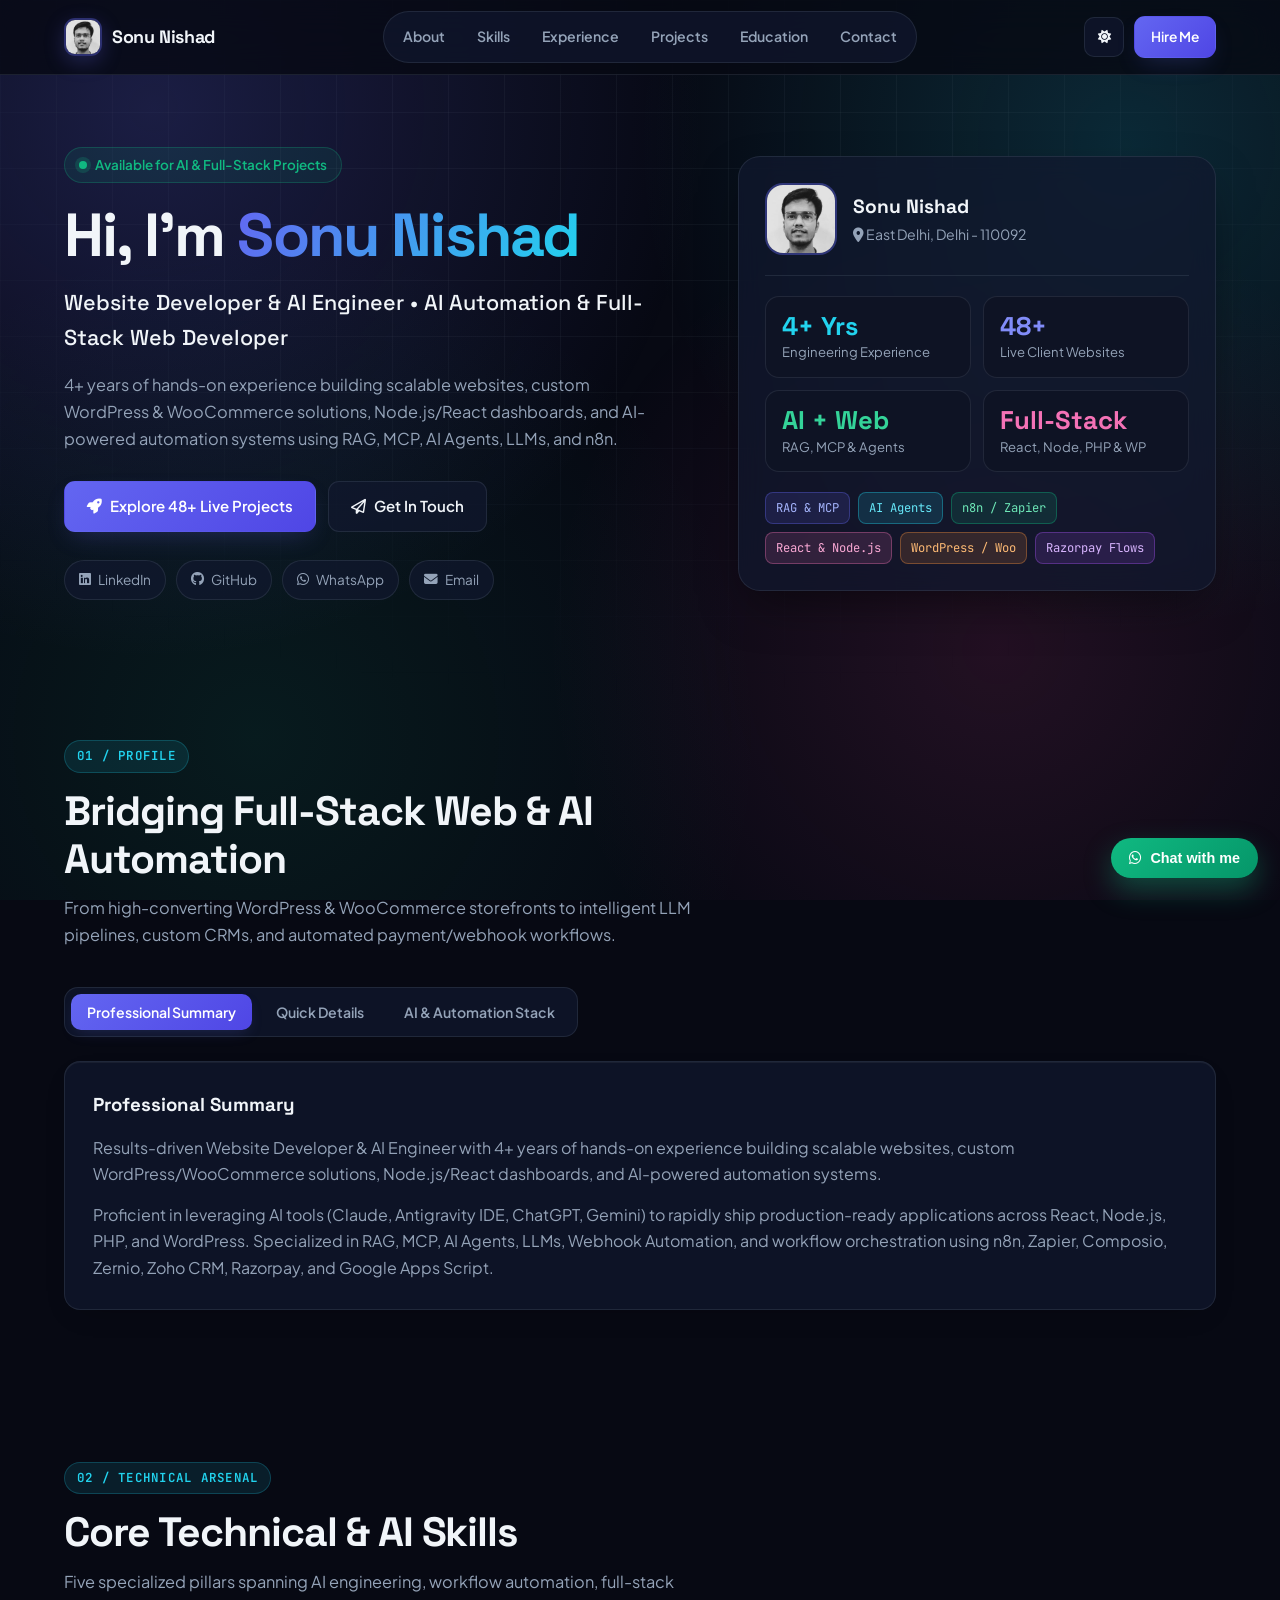
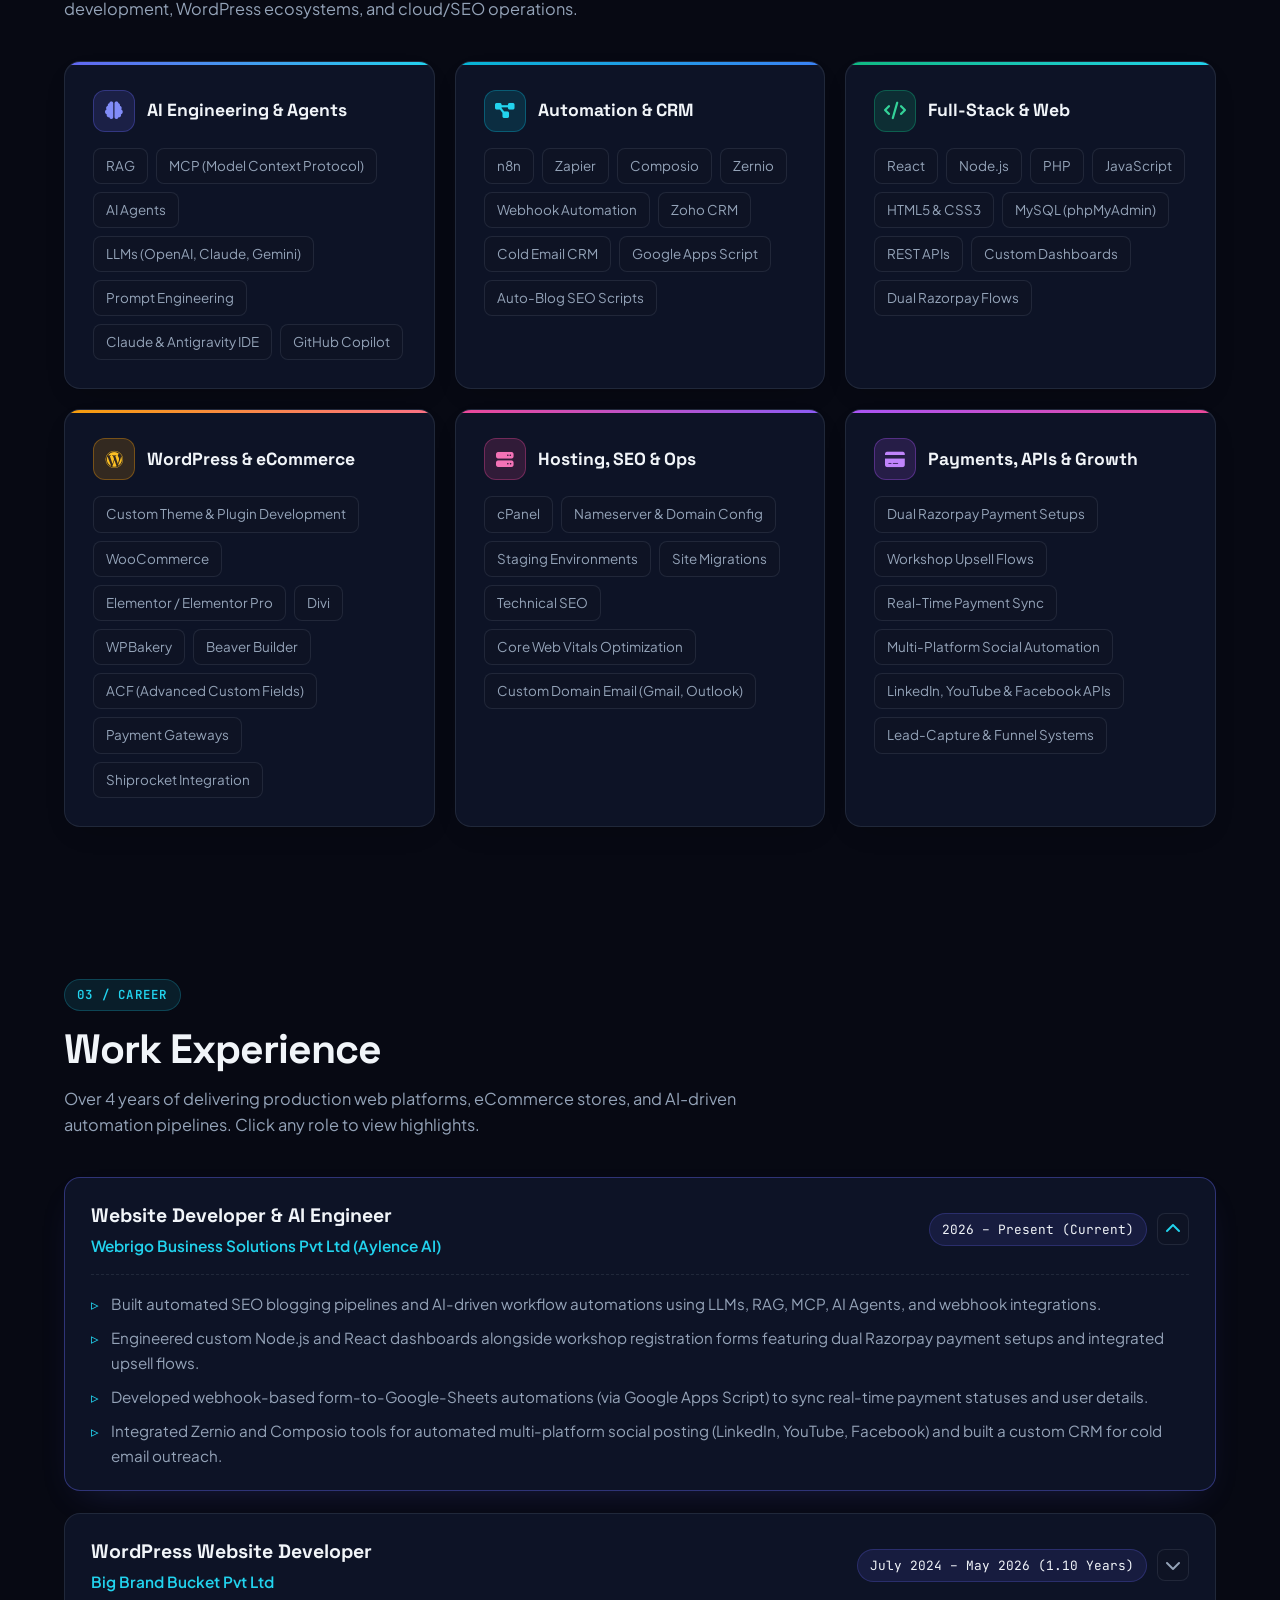
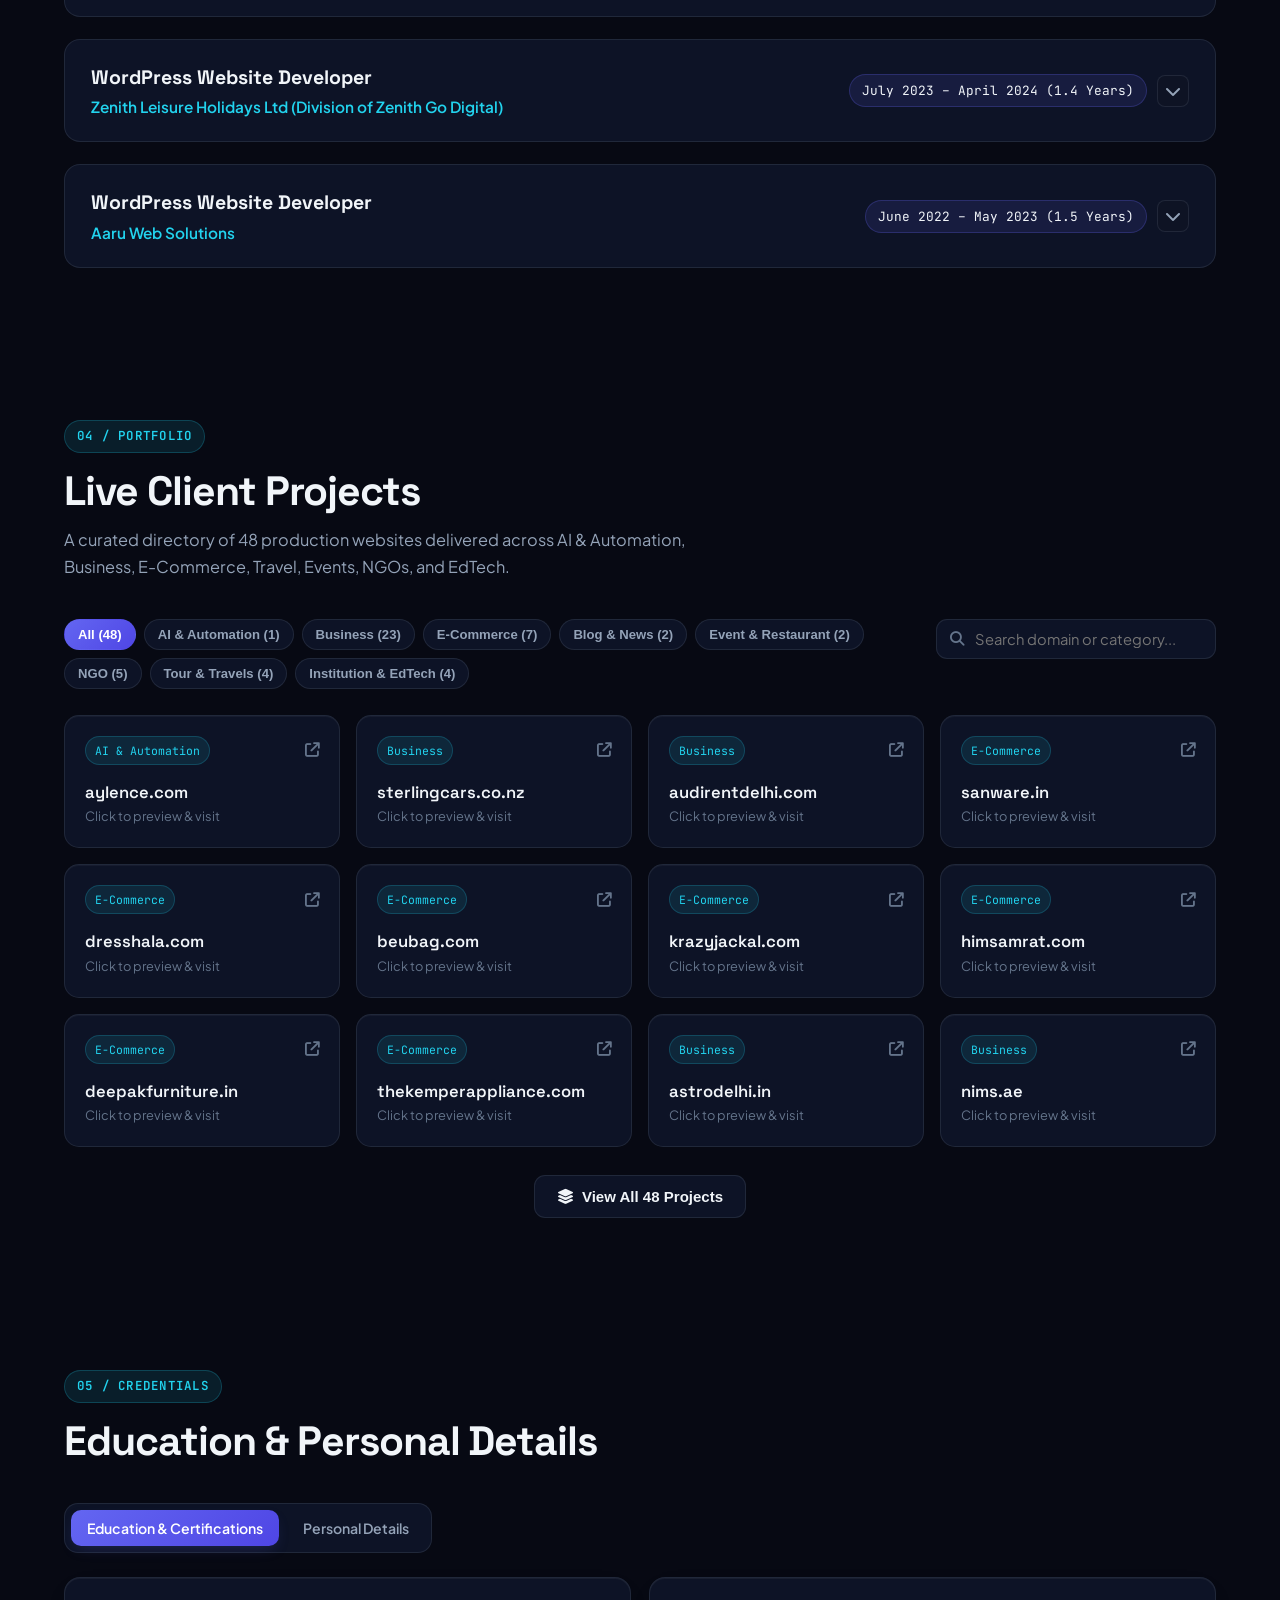
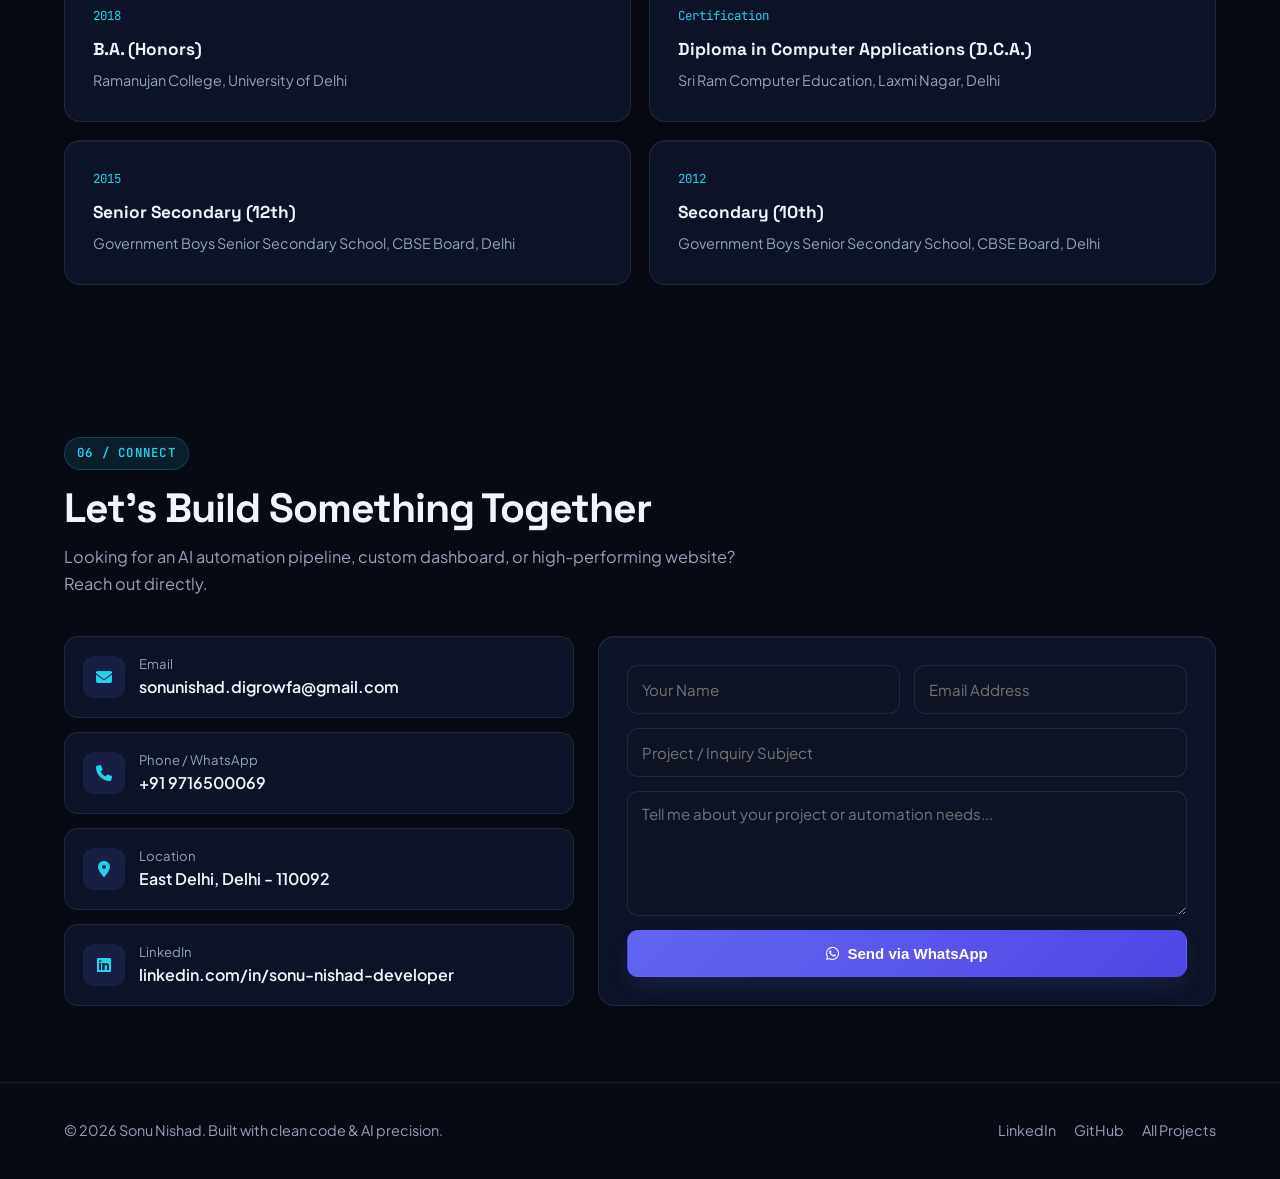
<file: index.html>
<!DOCTYPE html>
<html lang="en">
<head>
  <meta charset="UTF-8">
  <meta name="viewport" content="width=device-width, initial-scale=1.0">
  <meta name="google-site-verification" content="0fqctcEOqDv7-ZhBiyPTptPZlPzadSlq-fc7EcWPb_w" />
  <title>Sonu Nishad | Website Developer &amp; AI Engineer in Delhi | WordPress &amp; Full-Stack</title>
  <meta name="description" content="Sonu Nishad is a Website Developer &amp; AI Engineer in East Delhi, India with 4+ years of experience in AI Automation (RAG, MCP, AI Agents, n8n), React, Node.js, PHP, and WordPress/WooCommerce development.">
  <meta name="keywords" content="Website Developer in Delhi, AI Engineer in Delhi, WordPress Developer East Delhi, Full-Stack Web Developer Delhi, AI Automation Specialist India, WooCommerce Developer Delhi, React Node.js Developer Delhi, Sonu Nishad">
  <meta name="author" content="Sonu Nishad">
  <meta name="robots" content="index, follow, max-image-preview:large, max-snippet:-1, max-video-preview:-1">
  <link rel="canonical" href="https://sonu-nishad.vercel.app/">

  <!-- Local Geo Tags for Delhi -->
  <meta name="geo.region" content="IN-DL">
  <meta name="geo.placename" content="East Delhi, Delhi">
  <meta name="geo.position" content="28.6508;77.2950">
  <meta name="ICBM" content="28.6508, 77.2950">

  <!-- Open Graph / Facebook / LinkedIn -->
  <meta property="og:type" content="website">
  <meta property="og:locale" content="en_IN">
  <meta property="og:site_name" content="Sonu Nishad — Website Developer &amp; AI Engineer">
  <meta property="og:title" content="Sonu Nishad | Website Developer &amp; AI Engineer in Delhi">
  <meta property="og:description" content="4+ years of experience building scalable websites, WordPress/WooCommerce stores, Node.js/React dashboards, and AI automation pipelines in Delhi, India.">
  <meta property="og:url" content="https://sonu-nishad.vercel.app/">
  <meta property="og:image" content="https://sonu-nishad.vercel.app/assets/img/work/sonu%20nishad%20wordpress%20developer.jpeg">

  <!-- Twitter Card -->
  <meta name="twitter:card" content="summary_large_image">
  <meta name="twitter:title" content="Sonu Nishad | Website Developer &amp; AI Engineer in Delhi">
  <meta name="twitter:description" content="Website Developer &amp; AI Engineer in East Delhi specializing in AI Automation, RAG, MCP, React, Node.js, and WordPress.">
  <meta name="twitter:image" content="https://sonu-nishad.vercel.app/assets/img/work/sonu%20nishad%20wordpress%20developer.jpeg">

  <!-- Structured Data (Person + Local ProfessionalService in Delhi) -->
  <script type="application/ld+json">
  {
    "@context": "https://schema.org",
    "@graph": [
      {
        "@type": "Person",
        "@id": "https://sonu-nishad.vercel.app/#person",
        "name": "Sonu Nishad",
        "url": "https://sonu-nishad.vercel.app/",
        "image": "https://sonu-nishad.vercel.app/assets/img/work/sonu%20nishad%20wordpress%20developer.jpeg",
        "jobTitle": "Website Developer & AI Engineer",
        "description": "Website Developer & AI Engineer in East Delhi, India with 4+ years of experience in AI Automation, RAG, MCP, AI Agents, React, Node.js, PHP, and WordPress/WooCommerce.",
        "email": "mailto:sonunishad.digrowfa@gmail.com",
        "telephone": "+91-9716500069",
        "address": {
          "@type": "PostalAddress",
          "streetAddress": "House No. 250, Karkarduma, East Delhi",
          "addressLocality": "Delhi",
          "addressRegion": "DL",
          "postalCode": "110092",
          "addressCountry": "IN"
        },
        "sameAs": [
          "https://www.linkedin.com/in/sonu-nishad-developer/",
          "https://github.com/SonuDigrowfa"
        ],
        "knowsAbout": [
          "AI Engineering",
          "RAG",
          "MCP",
          "AI Agents",
          "n8n Automation",
          "WordPress Development",
          "WooCommerce",
          "React",
          "Node.js",
          "PHP",
          "Technical SEO"
        ]
      },
      {
        "@type": "ProfessionalService",
        "@id": "https://sonu-nishad.vercel.app/#service",
        "name": "Sonu Nishad — Web Development & AI Automation Services Delhi",
        "url": "https://sonu-nishad.vercel.app/",
        "image": "https://sonu-nishad.vercel.app/assets/img/work/sonu%20nishad%20wordpress%20developer.jpeg",
        "telephone": "+91-9716500069",
        "email": "sonunishad.digrowfa@gmail.com",
        "address": {
          "@type": "PostalAddress",
          "streetAddress": "Karkarduma, East Delhi",
          "addressLocality": "Delhi",
          "addressRegion": "DL",
          "postalCode": "110092",
          "addressCountry": "IN"
        },
        "geo": {
          "@type": "GeoCoordinates",
          "latitude": 28.6508,
          "longitude": 77.2950
        },
        "areaServed": [
          { "@type": "City", "name": "Delhi" },
          { "@type": "AdministrativeArea", "name": "East Delhi" },
          { "@type": "AdministrativeArea", "name": "Delhi NCR" },
          { "@type": "Country", "name": "India" }
        ],
        "provider": { "@id": "https://sonu-nishad.vercel.app/#person" }
      }
    ]
  }
  </script>

  <link rel="shortcut icon" href="assets/img/work/sonu nishad wordpress developer.jpeg" type="image/x-icon">
  <link rel="preconnect" href="https://fonts.googleapis.com">
  <link rel="preconnect" href="https://fonts.gstatic.com" crossorigin>
  <link href="https://fonts.googleapis.com/css2?family=JetBrains+Mono:wght@400;600&family=Plus+Jakarta+Sans:wght@400;500;600;700&family=Space+Grotesk:wght@600;700&display=swap" rel="stylesheet">
  <link rel="stylesheet" href="https://cdnjs.cloudflare.com/ajax/libs/font-awesome/6.5.2/css/all.min.css">
  <link rel="stylesheet" href="assets/css/modern.css">
</head>
<body>
  <div class="bg-ambient"></div>
  <div class="bg-grid"></div>

  <!-- Navbar -->
  <header class="navbar">
    <div class="container nav-inner">
      <a href="#home" class="brand">
        <img class="brand-mark" src="assets/img/work/sonu nishad wordpress developer.jpeg" alt="Sonu Nishad">
        <span>Sonu Nishad</span>
      </a>

      <ul class="nav-links" id="nav-links">
        <li><a href="#about"><i class="fa-solid fa-user"></i> About</a></li>
        <li><a href="#skills"><i class="fa-solid fa-microchip"></i> Skills</a></li>
        <li><a href="#experience"><i class="fa-solid fa-briefcase"></i> Experience</a></li>
        <li><a href="#projects"><i class="fa-solid fa-layer-group"></i> Projects</a></li>
        <li><a href="#education"><i class="fa-solid fa-graduation-cap"></i> Education</a></li>
        <li><a href="#contact"><i class="fa-solid fa-paper-plane"></i> Contact</a></li>
        <li class="nav-mobile-footer">
          <a href="#contact" class="btn btn-primary btn-sm" style="color:#fff; justify-content:center;">
            <i class="fa-solid fa-bolt" style="display:inline-block;color:#fff;"></i> Hire Me
          </a>
          <a href="https://wa.me/919716500069" target="_blank" rel="noopener noreferrer" class="btn btn-outline btn-sm" style="justify-content:center;">
            <i class="fa-brands fa-whatsapp" style="display:inline-block;"></i> WhatsApp
          </a>
        </li>
      </ul>

      <div class="nav-actions">
        <button class="icon-btn" id="theme-toggle" aria-label="Toggle theme"></button>
        <a href="#contact" class="btn btn-primary btn-sm">Hire Me</a>
        <button class="icon-btn mobile-toggle" id="mobile-menu-btn" aria-label="Toggle menu">
          <i class="fa-solid fa-bars"></i>
        </button>
      </div>
    </div>
  </header>

  <!-- Hero -->
  <main>
    <section class="hero" id="home">
      <div class="container hero-grid">
        <div>
          <div class="status-pill">
            <span class="status-dot"></span>
            Available for AI &amp; Full-Stack Projects
          </div>
          <h1 class="hero-title">
            Hi, I'm <span class="gradient-text">Sonu Nishad</span>
          </h1>
          <p class="hero-subtitle">
            Website Developer &amp; AI Engineer &bull; AI Automation &amp; Full-Stack Web Developer
          </p>
          <p class="hero-summary">
            4+ years of hands-on experience building scalable websites, custom WordPress &amp; WooCommerce solutions, Node.js/React dashboards, and AI-powered automation systems using RAG, MCP, AI Agents, LLMs, and n8n.
          </p>

          <div class="hero-cta">
            <a href="#projects" class="btn btn-primary">
              <i class="fa-solid fa-rocket"></i> Explore 48+ Live Projects
            </a>
            <a href="#contact" class="btn btn-outline">
              <i class="fa-regular fa-paper-plane"></i> Get In Touch
            </a>
          </div>

          <div class="hero-socials">
            <a class="social-chip" href="https://www.linkedin.com/in/sonu-nishad-developer/" target="_blank" rel="noopener noreferrer">
              <i class="fa-brands fa-linkedin"></i> LinkedIn
            </a>
            <a class="social-chip" href="https://github.com/SonuDigrowfa" target="_blank" rel="noopener noreferrer">
              <i class="fa-brands fa-github"></i> GitHub
            </a>
            <a class="social-chip" href="https://wa.me/919716500069" target="_blank" rel="noopener noreferrer">
              <i class="fa-brands fa-whatsapp"></i> WhatsApp
            </a>
            <a class="social-chip" href="mailto:sonunishad.digrowfa@gmail.com">
              <i class="fa-solid fa-envelope"></i> Email
            </a>
          </div>
        </div>

        <div class="hero-card">
          <div class="profile-top">
            <img class="profile-avatar" src="assets/img/work/sonu nishad wordpress developer.jpeg" alt="Sonu Nishad">
            <div class="profile-meta">
              <h3>Sonu Nishad</h3>
              <p><i class="fa-solid fa-location-dot"></i> East Delhi, Delhi - 110092</p>
            </div>
          </div>

          <div class="stats-grid">
            <div class="stat-box">
              <div class="stat-value">4+ Yrs</div>
              <div class="stat-label">Engineering Experience</div>
            </div>
            <div class="stat-box">
              <div class="stat-value">48+</div>
              <div class="stat-label">Live Client Websites</div>
            </div>
            <div class="stat-box">
              <div class="stat-value">AI + Web</div>
              <div class="stat-label">RAG, MCP &amp; Agents</div>
            </div>
            <div class="stat-box">
              <div class="stat-value">Full-Stack</div>
              <div class="stat-label">React, Node, PHP &amp; WP</div>
            </div>
          </div>

          <div class="stack-marquee">
            <span class="mono-tag">RAG &amp; MCP</span>
            <span class="mono-tag">AI Agents</span>
            <span class="mono-tag">n8n / Zapier</span>
            <span class="mono-tag">React &amp; Node.js</span>
            <span class="mono-tag">WordPress / Woo</span>
            <span class="mono-tag">Razorpay Flows</span>
          </div>
        </div>
      </div>
    </section>

    <!-- About -->
    <section id="about">
      <div class="container">
        <div class="section-header">
          <div class="section-eyebrow">01 / Profile</div>
          <h2 class="section-title">Bridging Full-Stack Web &amp; AI Automation</h2>
          <p class="section-desc">
            From high-converting WordPress &amp; WooCommerce storefronts to intelligent LLM pipelines, custom CRMs, and automated payment/webhook workflows.
          </p>
        </div>

        <div class="ui-tabs" data-tab-group="about">
          <button type="button" class="ui-tab-btn active" data-tab-target="about-summary">Professional Summary</button>
          <button type="button" class="ui-tab-btn" data-tab-target="about-details">Quick Details</button>
          <button type="button" class="ui-tab-btn" data-tab-target="about-focus">AI &amp; Automation Stack</button>
        </div>

        <div class="tab-panel active" id="about-summary" data-tab-panel="about">
          <div class="card">
            <h3 style="font-family: var(--font-display); margin-bottom: 14px;">Professional Summary</h3>
            <p style="color: var(--text-muted); margin-bottom: 14px;">
              Results-driven Website Developer &amp; AI Engineer with 4+ years of hands-on experience building scalable websites, custom WordPress/WooCommerce solutions, Node.js/React dashboards, and AI-powered automation systems.
            </p>
            <p style="color: var(--text-muted);">
              Proficient in leveraging AI tools (Claude, Antigravity IDE, ChatGPT, Gemini) to rapidly ship production-ready applications across React, Node.js, PHP, and WordPress. Specialized in RAG, MCP, AI Agents, LLMs, Webhook Automation, and workflow orchestration using n8n, Zapier, Composio, Zernio, Zoho CRM, Razorpay, and Google Apps Script.
            </p>
          </div>
        </div>

        <div class="tab-panel" id="about-details" data-tab-panel="about">
          <div class="card">
            <h3 style="font-family: var(--font-display); margin-bottom: 16px;">Quick Details</h3>
            <div class="info-list">
              <div class="info-item">
                <span class="info-label">Current Role</span>
                <span class="info-val">Website Developer &amp; AI Engineer</span>
              </div>
              <div class="info-item">
                <span class="info-label">Location</span>
                <span class="info-val">East Delhi, Delhi - 110092</span>
              </div>
              <div class="info-item">
                <span class="info-label">Phone</span>
                <span class="info-val">+91 9716500069</span>
              </div>
              <div class="info-item">
                <span class="info-label">Email</span>
                <span class="info-val">sonunishad.digrowfa@gmail.com</span>
              </div>
              <div class="info-item">
                <span class="info-label">Languages</span>
                <span class="info-val">Hindi &amp; English</span>
              </div>
            </div>
          </div>
        </div>

        <div class="tab-panel" id="about-focus" data-tab-panel="about">
          <div class="card">
            <h3 style="font-family: var(--font-display); margin-bottom: 14px;">What I Deliver</h3>
            <ul class="exp-bullets">
              <li>Automated SEO blogging pipelines and AI-driven workflow automations using LLMs, RAG, MCP, and AI Agents.</li>
              <li>Custom Node.js &amp; React dashboards alongside workshop registration forms with dual Razorpay payment &amp; upsell flows.</li>
              <li>Webhook-based form-to-Google-Sheets automations (via Google Apps Script) and custom Cold Email CRMs.</li>
              <li>High-converting WordPress &amp; WooCommerce storefronts with Shiprocket shipping, REST APIs, and Core Web Vitals optimization.</li>
            </ul>
          </div>
        </div>
      </div>
    </section>

    <!-- Skills -->
    <section id="skills">
      <div class="container">
        <div class="section-header">
          <div class="section-eyebrow">02 / Technical Arsenal</div>
          <h2 class="section-title">Core Technical &amp; AI Skills</h2>
          <p class="section-desc">
            Five specialized pillars spanning AI engineering, workflow automation, full-stack development, WordPress ecosystems, and cloud/SEO operations.
          </p>
        </div>

        <div class="skills-grid">
          <div class="card">
            <div class="skill-card-head">
              <div class="skill-icon"><i class="fa-solid fa-brain"></i></div>
              <h3>AI Engineering &amp; Agents</h3>
            </div>
            <div class="chip-wrap">
              <span class="chip">RAG</span>
              <span class="chip">MCP (Model Context Protocol)</span>
              <span class="chip">AI Agents</span>
              <span class="chip">LLMs (OpenAI, Claude, Gemini)</span>
              <span class="chip">Prompt Engineering</span>
              <span class="chip">Claude &amp; Antigravity IDE</span>
              <span class="chip">GitHub Copilot</span>
            </div>
          </div>

          <div class="card">
            <div class="skill-card-head">
              <div class="skill-icon"><i class="fa-solid fa-diagram-project"></i></div>
              <h3>Automation &amp; CRM</h3>
            </div>
            <div class="chip-wrap">
              <span class="chip">n8n</span>
              <span class="chip">Zapier</span>
              <span class="chip">Composio</span>
              <span class="chip">Zernio</span>
              <span class="chip">Webhook Automation</span>
              <span class="chip">Zoho CRM</span>
              <span class="chip">Cold Email CRM</span>
              <span class="chip">Google Apps Script</span>
              <span class="chip">Auto-Blog SEO Scripts</span>
            </div>
          </div>

          <div class="card">
            <div class="skill-card-head">
              <div class="skill-icon"><i class="fa-solid fa-code"></i></div>
              <h3>Full-Stack &amp; Web</h3>
            </div>
            <div class="chip-wrap">
              <span class="chip">React</span>
              <span class="chip">Node.js</span>
              <span class="chip">PHP</span>
              <span class="chip">JavaScript</span>
              <span class="chip">HTML5 &amp; CSS3</span>
              <span class="chip">MySQL (phpMyAdmin)</span>
              <span class="chip">REST APIs</span>
              <span class="chip">Custom Dashboards</span>
              <span class="chip">Dual Razorpay Flows</span>
            </div>
          </div>

          <div class="card">
            <div class="skill-card-head">
              <div class="skill-icon"><i class="fa-brands fa-wordpress"></i></div>
              <h3>WordPress &amp; eCommerce</h3>
            </div>
            <div class="chip-wrap">
              <span class="chip">Custom Theme &amp; Plugin Development</span>
              <span class="chip">WooCommerce</span>
              <span class="chip">Elementor / Elementor Pro</span>
              <span class="chip">Divi</span>
              <span class="chip">WPBakery</span>
              <span class="chip">Beaver Builder</span>
              <span class="chip">ACF (Advanced Custom Fields)</span>
              <span class="chip">Payment Gateways</span>
              <span class="chip">Shiprocket Integration</span>
            </div>
          </div>

          <div class="card">
            <div class="skill-card-head">
              <div class="skill-icon"><i class="fa-solid fa-server"></i></div>
              <h3>Hosting, SEO &amp; Ops</h3>
            </div>
            <div class="chip-wrap">
              <span class="chip">cPanel</span>
              <span class="chip">Nameserver &amp; Domain Config</span>
              <span class="chip">Staging Environments</span>
              <span class="chip">Site Migrations</span>
              <span class="chip">Technical SEO</span>
              <span class="chip">Core Web Vitals Optimization</span>
              <span class="chip">Custom Domain Email (Gmail, Outlook)</span>
            </div>
          </div>

          <div class="card">
            <div class="skill-card-head">
              <div class="skill-icon"><i class="fa-solid fa-credit-card"></i></div>
              <h3>Payments, APIs &amp; Growth</h3>
            </div>
            <div class="chip-wrap">
              <span class="chip">Dual Razorpay Payment Setups</span>
              <span class="chip">Workshop Upsell Flows</span>
              <span class="chip">Real-Time Payment Sync</span>
              <span class="chip">Multi-Platform Social Automation</span>
              <span class="chip">LinkedIn, YouTube &amp; Facebook APIs</span>
              <span class="chip">Lead-Capture &amp; Funnel Systems</span>
            </div>
          </div>
        </div>
      </div>
    </section>

    <!-- Experience -->
    <section id="experience">
      <div class="container">
        <div class="section-header">
          <div class="section-eyebrow">03 / Career</div>
          <h2 class="section-title">Work Experience</h2>
          <p class="section-desc">
            Over 4 years of delivering production web platforms, eCommerce stores, and AI-driven automation pipelines. Click any role to view highlights.
          </p>
        </div>

        <div class="timeline">
          <article class="exp-card open">
            <div class="exp-header">
              <div>
                <h3 class="exp-role">Website Developer &amp; AI Engineer</h3>
                <div class="exp-company">Webrigo Business Solutions Pvt Ltd (Aylence AI)</div>
              </div>
              <div class="exp-meta-right">
                <span class="exp-date">2026 – Present (Current)</span>
                <span class="exp-chevron"><i class="fa-solid fa-chevron-down"></i></span>
              </div>
            </div>
            <div class="exp-body">
              <ul class="exp-bullets">
                <li>Built automated SEO blogging pipelines and AI-driven workflow automations using LLMs, RAG, MCP, AI Agents, and webhook integrations.</li>
                <li>Engineered custom Node.js and React dashboards alongside workshop registration forms featuring dual Razorpay payment setups and integrated upsell flows.</li>
                <li>Developed webhook-based form-to-Google-Sheets automations (via Google Apps Script) to sync real-time payment statuses and user details.</li>
                <li>Integrated Zernio and Composio tools for automated multi-platform social posting (LinkedIn, YouTube, Facebook) and built a custom CRM for cold email outreach.</li>
              </ul>
            </div>
          </article>

          <article class="exp-card">
            <div class="exp-header">
              <div>
                <h3 class="exp-role">WordPress Website Developer</h3>
                <div class="exp-company">Big Brand Bucket Pvt Ltd</div>
              </div>
              <div class="exp-meta-right">
                <span class="exp-date">July 2024 – May 2026 (1.10 Years)</span>
                <span class="exp-chevron"><i class="fa-solid fa-chevron-down"></i></span>
              </div>
            </div>
            <div class="exp-body">
              <ul class="exp-bullets">
                <li>Developed and customized responsive WordPress websites, WooCommerce stores, custom themes, and plugins tailored to client requirements.</li>
                <li>Built AI-assisted web features, dashboards, and automation scripts using Claude, Antigravity IDE, ChatGPT, and Gemini to accelerate delivery and code quality.</li>
                <li>Integrated payment gateways, Shiprocket shipping workflows, REST APIs, and technical SEO optimizations for performance and Core Web Vitals.</li>
              </ul>
            </div>
          </article>

          <article class="exp-card">
            <div class="exp-header">
              <div>
                <h3 class="exp-role">WordPress Website Developer</h3>
                <div class="exp-company">Zenith Leisure Holidays Ltd (Division of Zenith Go Digital)</div>
              </div>
              <div class="exp-meta-right">
                <span class="exp-date">July 2023 – April 2024 (1.4 Years)</span>
                <span class="exp-chevron"><i class="fa-solid fa-chevron-down"></i></span>
              </div>
            </div>
            <div class="exp-body">
              <ul class="exp-bullets">
                <li>Designed and maintained high-traffic travel and digital marketing websites using Elementor Pro, Divi, ACF, and custom PHP/HTML/CSS/JavaScript.</li>
                <li>Managed staging environments, cPanel server setups, MySQL databases, and seamless website migrations across hosting providers.</li>
                <li>Implemented SEO-focused plugins, lead-capture forms, and ongoing technical troubleshooting to ensure maximum uptime.</li>
              </ul>
            </div>
          </article>

          <article class="exp-card">
            <div class="exp-header">
              <div>
                <h3 class="exp-role">WordPress Website Developer</h3>
                <div class="exp-company">Aaru Web Solutions</div>
              </div>
              <div class="exp-meta-right">
                <span class="exp-date">June 2022 – May 2023 (1.5 Years)</span>
                <span class="exp-chevron"><i class="fa-solid fa-chevron-down"></i></span>
              </div>
            </div>
            <div class="exp-body">
              <ul class="exp-bullets">
                <li>Built mobile-friendly business and eCommerce websites from scratch using WordPress, WooCommerce, WPBakery, and Beaver Builder.</li>
                <li>Configured DNS/nameservers, custom domain emails (cPanel with Gmail, Outlook, Yahoo), and provided ongoing client technical support.</li>
              </ul>
            </div>
          </article>
        </div>
      </div>
    </section>

    <!-- Projects -->
    <section id="projects">
      <div class="container">
        <div class="section-header">
          <div class="section-eyebrow">04 / Portfolio</div>
          <h2 class="section-title">Live Client Projects</h2>
          <p class="section-desc">
            A curated directory of 48 production websites delivered across AI &amp; Automation, Business, E-Commerce, Travel, Events, NGOs, and EdTech.
          </p>
        </div>

        <div class="projects-toolbar">
          <div class="filter-tabs" id="filter-tabs"></div>
          <div class="search-box">
            <i class="fa-solid fa-magnifying-glass"></i>
            <input type="text" id="project-search" class="search-input" placeholder="Search domain or category...">
          </div>
        </div>

        <div class="projects-grid" id="projects-grid" data-show-all="false"></div>

        <div class="projects-footer">
          <button type="button" class="btn btn-outline" id="toggle-all-projects"></button>
        </div>
      </div>
    </section>

    <!-- Education -->
    <section id="education">
      <div class="container">
        <div class="section-header">
          <div class="section-eyebrow">05 / Credentials</div>
          <h2 class="section-title">Education &amp; Personal Details</h2>
        </div>

        <div class="ui-tabs" data-tab-group="edu">
          <button type="button" class="ui-tab-btn active" data-tab-target="edu-certs">Education &amp; Certifications</button>
          <button type="button" class="ui-tab-btn" data-tab-target="edu-personal">Personal Details</button>
        </div>

        <div class="tab-panel active" id="edu-certs" data-tab-panel="edu">
          <div class="edu-grid">
            <div class="card">
              <div class="edu-year">2018</div>
              <h3 class="edu-title">B.A. (Honors)</h3>
              <p class="edu-school">Ramanujan College, University of Delhi</p>
            </div>
            <div class="card">
              <div class="edu-year">Certification</div>
              <h3 class="edu-title">Diploma in Computer Applications (D.C.A.)</h3>
              <p class="edu-school">Sri Ram Computer Education, Laxmi Nagar, Delhi</p>
            </div>
            <div class="card">
              <div class="edu-year">2015</div>
              <h3 class="edu-title">Senior Secondary (12th)</h3>
              <p class="edu-school">Government Boys Senior Secondary School, CBSE Board, Delhi</p>
            </div>
            <div class="card">
              <div class="edu-year">2012</div>
              <h3 class="edu-title">Secondary (10th)</h3>
              <p class="edu-school">Government Boys Senior Secondary School, CBSE Board, Delhi</p>
            </div>
          </div>
        </div>

        <div class="tab-panel" id="edu-personal" data-tab-panel="edu">
          <div class="card">
            <div class="info-list">
              <div class="info-item">
                <span class="info-label">Date of Birth</span>
                <span class="info-val">10th October 1995</span>
              </div>
              <div class="info-item">
                <span class="info-label">Nationality</span>
                <span class="info-val">Indian</span>
              </div>
              <div class="info-item">
                <span class="info-label">Languages</span>
                <span class="info-val">Hindi &amp; English</span>
              </div>
              <div class="info-item">
                <span class="info-label">Hobbies</span>
                <span class="info-val">Reading Books</span>
              </div>
              <div class="info-item">
                <span class="info-label">Address</span>
                <span class="info-val">House No. 250, Karkarduma, East Delhi - 110092</span>
              </div>
            </div>
          </div>
        </div>
      </div>
    </section>

    <!-- Contact -->
    <section id="contact">
      <div class="container">
        <div class="section-header">
          <div class="section-eyebrow">06 / Connect</div>
          <h2 class="section-title">Let's Build Something Together</h2>
          <p class="section-desc">
            Looking for an AI automation pipeline, custom dashboard, or high-performing website? Reach out directly.
          </p>
        </div>

        <div class="contact-grid">
          <div class="contact-cards">
            <a class="contact-item" href="mailto:sonunishad.digrowfa@gmail.com">
              <div class="contact-icon"><i class="fa-solid fa-envelope"></i></div>
              <div>
                <div style="font-size: 0.82rem; color: var(--text-muted);">Email</div>
                <div style="font-weight: 600;">sonunishad.digrowfa@gmail.com</div>
              </div>
            </a>
            <a class="contact-item" href="tel:+919716500069">
              <div class="contact-icon"><i class="fa-solid fa-phone"></i></div>
              <div>
                <div style="font-size: 0.82rem; color: var(--text-muted);">Phone / WhatsApp</div>
                <div style="font-weight: 600;">+91 9716500069</div>
              </div>
            </a>
            <div class="contact-item">
              <div class="contact-icon"><i class="fa-solid fa-location-dot"></i></div>
              <div>
                <div style="font-size: 0.82rem; color: var(--text-muted);">Location</div>
                <div style="font-weight: 600;">East Delhi, Delhi - 110092</div>
              </div>
            </div>
            <a class="contact-item" href="https://www.linkedin.com/in/sonu-nishad-developer/" target="_blank" rel="noopener noreferrer">
              <div class="contact-icon"><i class="fa-brands fa-linkedin"></i></div>
              <div>
                <div style="font-size: 0.82rem; color: var(--text-muted);">LinkedIn</div>
                <div style="font-weight: 600;">linkedin.com/in/sonu-nishad-developer</div>
              </div>
            </a>
          </div>

          <form class="card contact-form" id="contact-form">
            <div class="form-row">
              <input class="form-control" type="text" name="name" placeholder="Your Name" required>
              <input class="form-control" type="email" name="email" placeholder="Email Address" required>
            </div>
            <input class="form-control" type="text" name="subject" placeholder="Project / Inquiry Subject" required>
            <textarea class="form-control" name="message" rows="5" placeholder="Tell me about your project or automation needs..." required></textarea>
            <button type="submit" class="btn btn-primary">
              <i class="fa-brands fa-whatsapp"></i> Send via WhatsApp
            </button>
          </form>
        </div>
      </div>
    </section>
  </main>

  <!-- Footer -->
  <footer>
    <div class="container footer-inner">
      <div>&copy; 2026 Sonu Nishad. Built with clean code &amp; AI precision.</div>
      <div style="display: flex; gap: 18px;">
        <a href="https://www.linkedin.com/in/sonu-nishad-developer/" target="_blank" rel="noopener noreferrer">LinkedIn</a>
        <a href="https://github.com/SonuDigrowfa" target="_blank" rel="noopener noreferrer">GitHub</a>
        <a href="#projects">All Projects</a>
      </div>
    </div>
  </footer>

  <!-- Project Quick-Preview Modal -->
  <div class="modal-backdrop" id="project-modal" role="dialog" aria-modal="true" aria-labelledby="modal-title">
    <div class="modal-card">
      <button type="button" class="modal-close" id="modal-close" aria-label="Close modal">
        <i class="fa-solid fa-xmark"></i>
      </button>
      <span class="project-cat" id="modal-cat">Category</span>
      <h3 class="modal-title" id="modal-title">domain.com</h3>
      <p class="modal-desc" id="modal-desc">Live production website.</p>
      <div class="modal-actions">
        <a id="modal-visit-link" href="#" target="_blank" rel="noopener noreferrer" class="btn btn-primary">
          <i class="fa-solid fa-arrow-up-right-from-square"></i> Visit Live Website
        </a>
        <a href="#contact" class="btn btn-outline" onclick="document.getElementById('project-modal').classList.remove('open')">
          Build Similar Site
        </a>
      </div>
    </div>
  </div>

  <!-- Floating Quick Chat -->
  <div class="chat-popover" id="chat-popover">
    <h4>Chat with Sonu Nishad</h4>
    <p>Available for web development &amp; AI automation projects.</p>
    <div class="chat-links">
      <a class="chat-wa" href="https://wa.me/919716500069" target="_blank" rel="noopener noreferrer">
        <i class="fa-brands fa-whatsapp"></i> WhatsApp
      </a>
      <a class="chat-tg" href="https://t.me/sonunishad73" target="_blank" rel="noopener noreferrer">
        <i class="fa-brands fa-telegram"></i> Telegram
      </a>
    </div>
  </div>
  <button class="chat-fab" id="chat-fab" type="button">
    <i class="fa-brands fa-whatsapp"></i> Chat with me
  </button>

  <script src="assets/js/projects-data.js"></script>
  <script src="assets/js/app.js"></script>
</body>
</html>
</file>
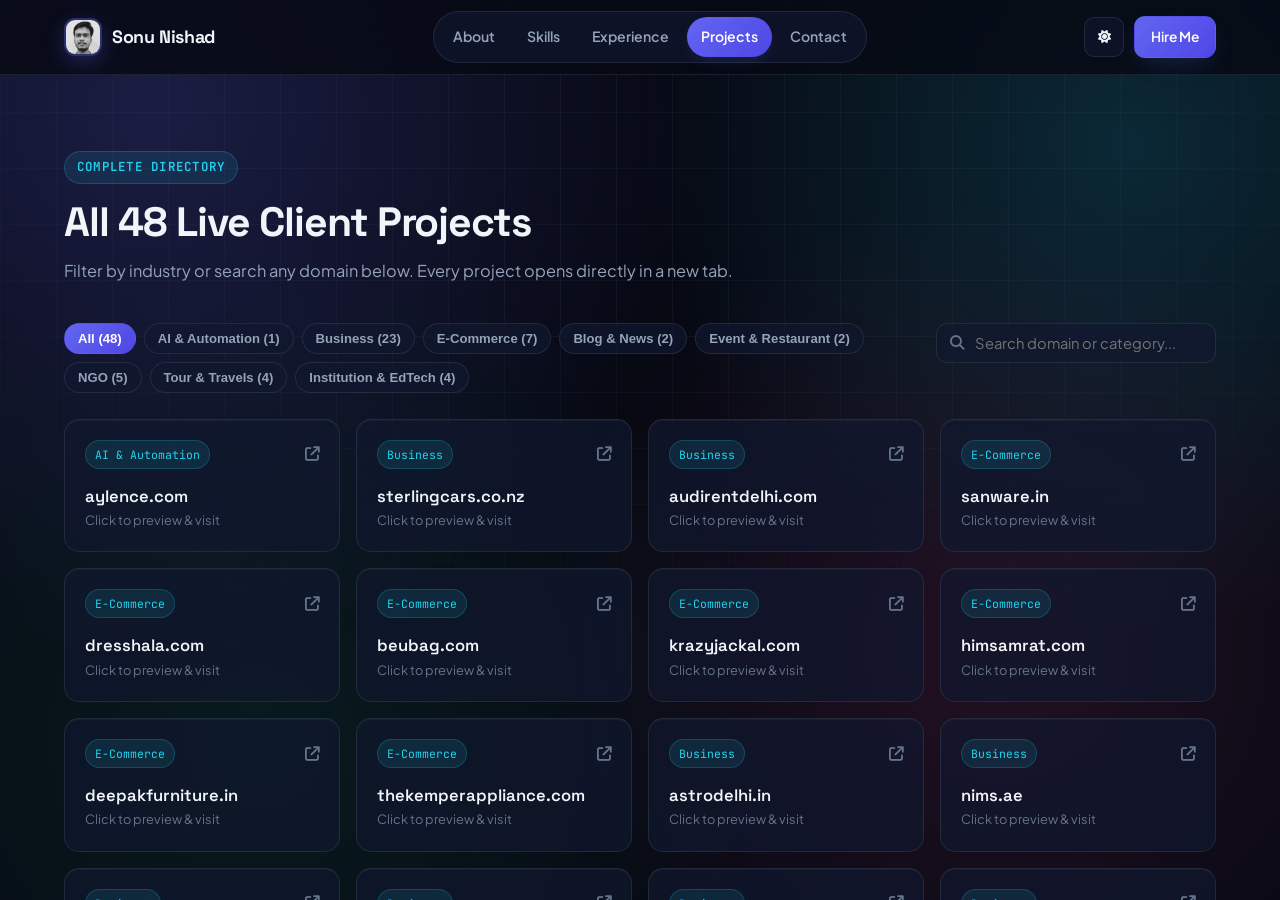
<file: portfolio/index.html>
<!DOCTYPE html>
<html lang="en">
<head>
  <meta charset="UTF-8">
  <meta http-equiv="refresh" content="0; url=../project/">
  <title>Portfolio | Sonu Nishad</title>
</head>
<body>
  <p>Redirecting to <a href="../project/">Projects</a>...</p>
</body>
</html>
</file>
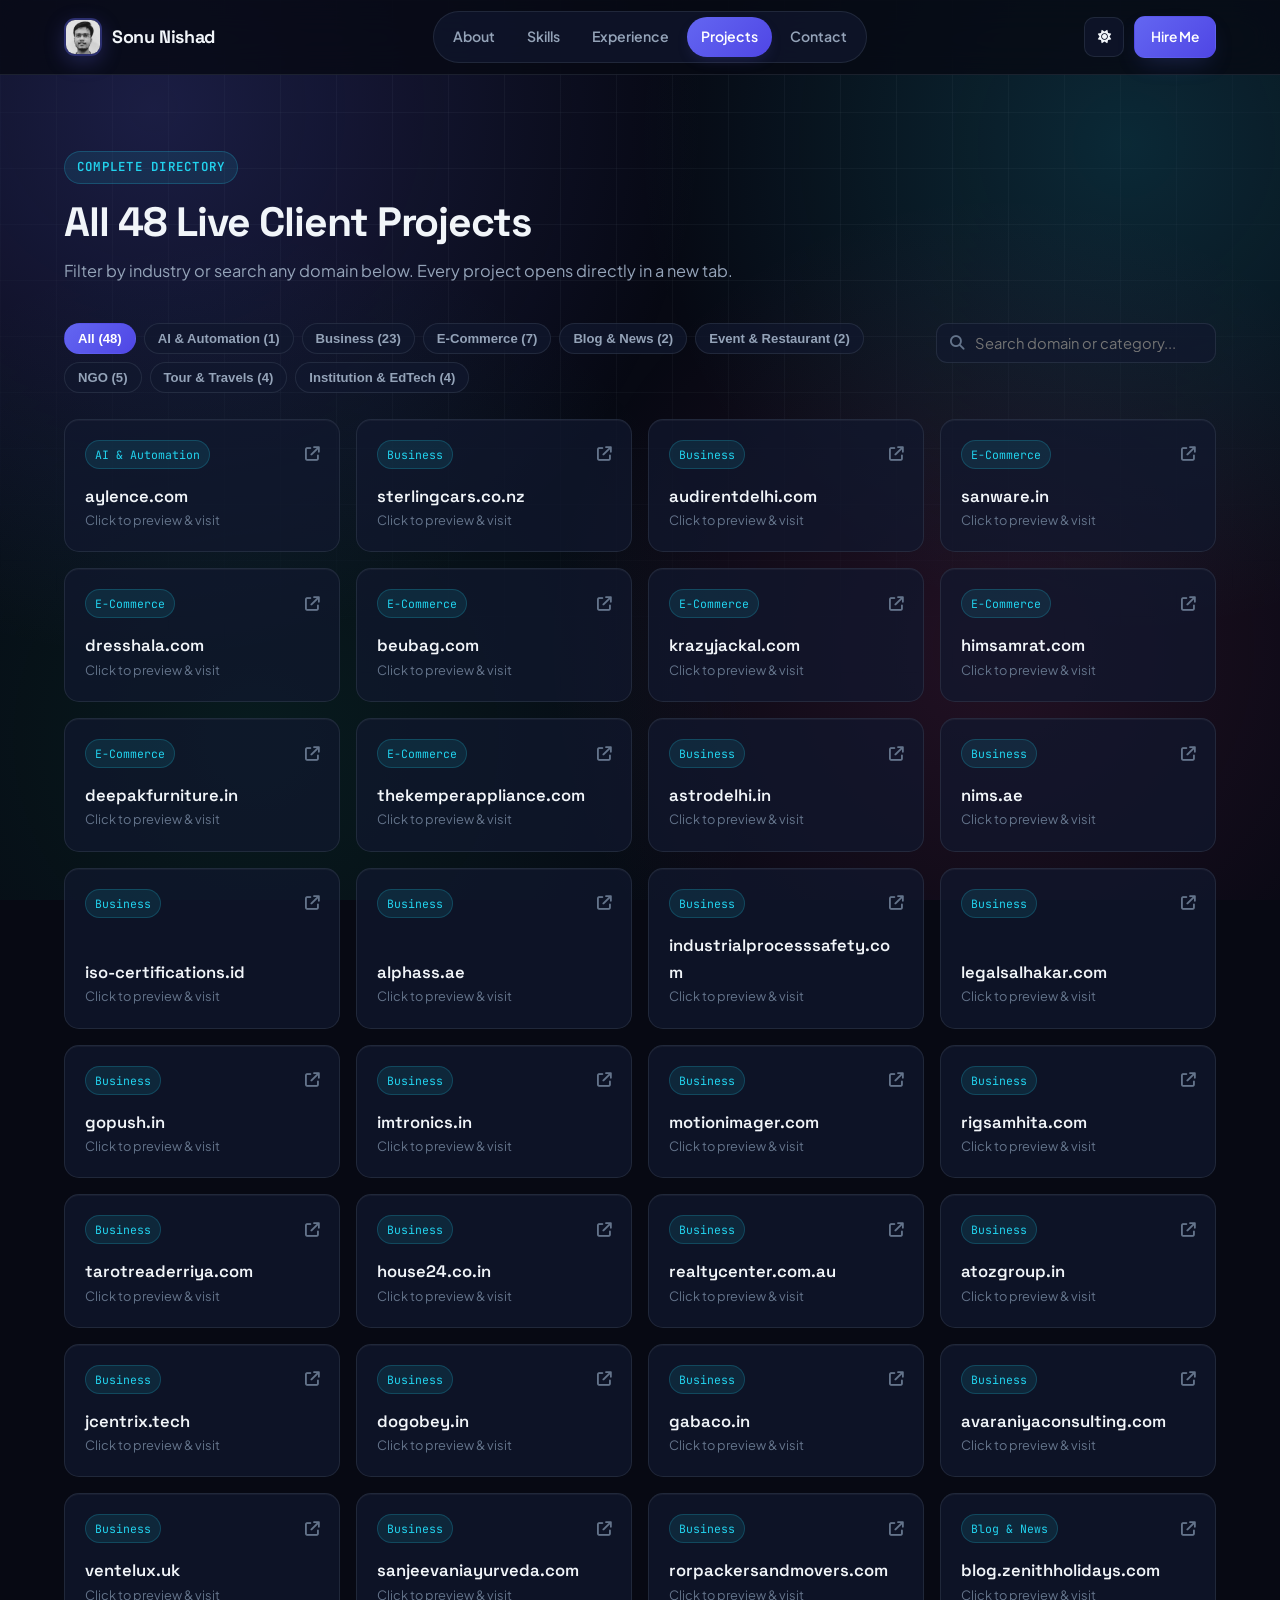
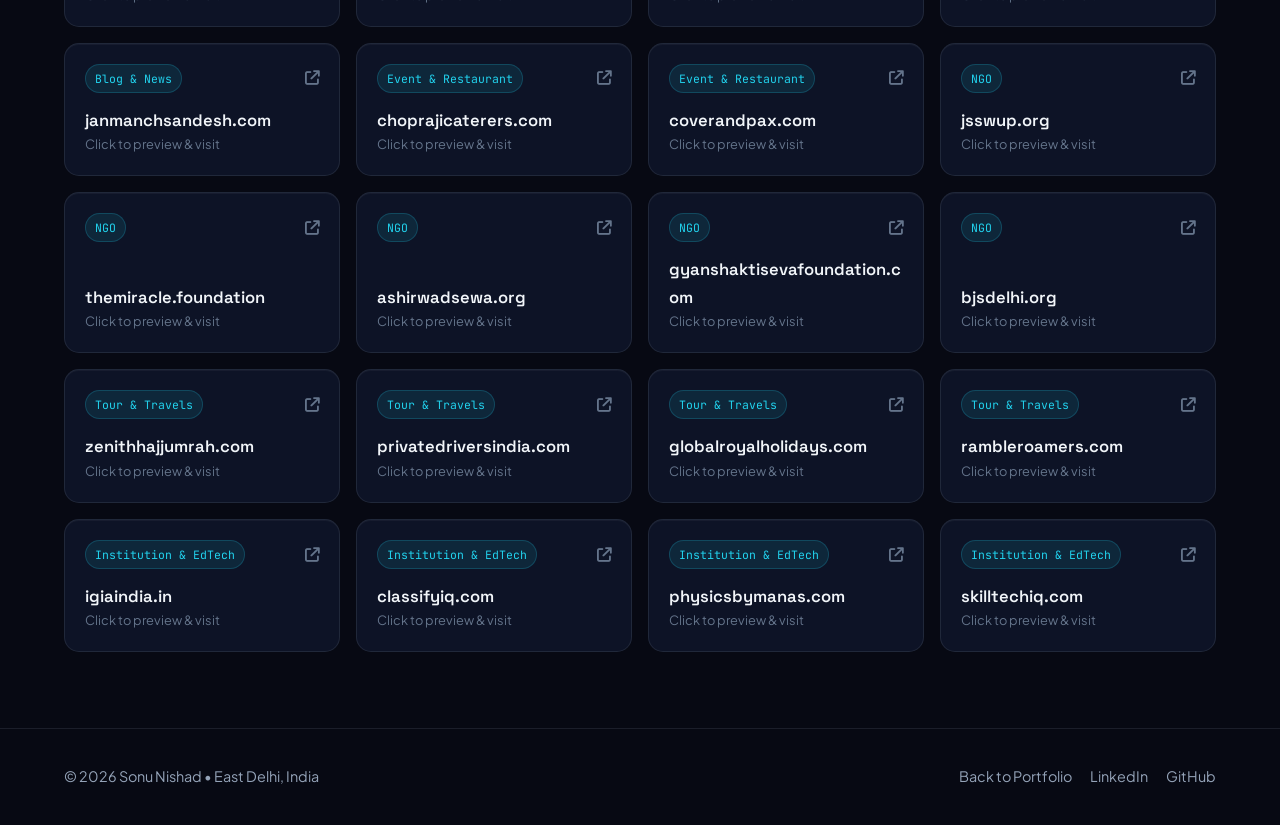
<file: project/index.html>
<!DOCTYPE html>
<html lang="en">
<head>
  <meta charset="UTF-8">
  <meta name="viewport" content="width=device-width, initial-scale=1.0">
  <title>Projects | Sonu Nishad — Website Developer &amp; AI Engineer</title>
  <link rel="shortcut icon" href="../assets/img/work/sonu nishad wordpress developer.jpeg" type="image/x-icon">
  <link rel="preconnect" href="https://fonts.googleapis.com">
  <link rel="preconnect" href="https://fonts.gstatic.com" crossorigin>
  <link href="https://fonts.googleapis.com/css2?family=JetBrains+Mono:wght@400;600&family=Plus+Jakarta+Sans:wght@400;500;600;700&family=Space+Grotesk:wght@600;700&display=swap" rel="stylesheet">
  <link rel="stylesheet" href="https://cdnjs.cloudflare.com/ajax/libs/font-awesome/6.5.2/css/all.min.css">
  <link rel="stylesheet" href="../assets/css/modern.css">
</head>
<body>
  <div class="bg-ambient"></div>
  <div class="bg-grid"></div>

  <header class="navbar">
    <div class="container nav-inner">
      <a href="../" class="brand">
        <img class="brand-mark" src="../assets/img/work/sonu nishad wordpress developer.jpeg" alt="Sonu Nishad">
        <span>Sonu Nishad</span>
      </a>
      <ul class="nav-links" id="nav-links">
        <li><a href="../#about"><i class="fa-solid fa-user"></i> About</a></li>
        <li><a href="../#skills"><i class="fa-solid fa-microchip"></i> Skills</a></li>
        <li><a href="../#experience"><i class="fa-solid fa-briefcase"></i> Experience</a></li>
        <li><a href="./" class="active"><i class="fa-solid fa-layer-group"></i> Projects</a></li>
        <li><a href="../#contact"><i class="fa-solid fa-paper-plane"></i> Contact</a></li>
        <li class="nav-mobile-footer">
          <a href="../#contact" class="btn btn-primary btn-sm" style="color:#fff; justify-content:center;">
            <i class="fa-solid fa-bolt" style="display:inline-block;color:#fff;"></i> Hire Me
          </a>
          <a href="https://wa.me/919716500069" target="_blank" rel="noopener noreferrer" class="btn btn-outline btn-sm" style="justify-content:center;">
            <i class="fa-brands fa-whatsapp" style="display:inline-block;"></i> WhatsApp
          </a>
        </li>
      </ul>
      <div class="nav-actions">
        <button class="icon-btn" id="theme-toggle" aria-label="Toggle theme"></button>
        <a href="../#contact" class="btn btn-primary btn-sm">Hire Me</a>
        <button class="icon-btn mobile-toggle" id="mobile-menu-btn" aria-label="Toggle menu">
          <i class="fa-solid fa-bars"></i>
        </button>
      </div>
    </div>
  </header>

  <main>
    <section>
      <div class="container">
        <div class="section-header">
          <div class="section-eyebrow">Complete Directory</div>
          <h1 class="section-title">All 48 Live Client Projects</h1>
          <p class="section-desc">
            Filter by industry or search any domain below. Every project opens directly in a new tab.
          </p>
        </div>

        <div class="projects-toolbar">
          <div class="filter-tabs" id="filter-tabs"></div>
          <div class="search-box">
            <i class="fa-solid fa-magnifying-glass"></i>
            <input type="text" id="project-search" class="search-input" placeholder="Search domain or category...">
          </div>
        </div>

        <div class="projects-grid" id="projects-grid" data-show-all="true"></div>
      </div>
    </section>
  </main>

  <footer>
    <div class="container footer-inner">
      <div>&copy; 2026 Sonu Nishad &bull; East Delhi, India</div>
      <div style="display: flex; gap: 18px;">
        <a href="../">Back to Portfolio</a>
        <a href="https://www.linkedin.com/in/sonu-nishad-developer/" target="_blank" rel="noopener noreferrer">LinkedIn</a>
        <a href="https://github.com/SonuDigrowfa" target="_blank" rel="noopener noreferrer">GitHub</a>
      </div>
    </div>
  </footer>

  <!-- Project Quick-Preview Modal -->
  <div class="modal-backdrop" id="project-modal" role="dialog" aria-modal="true" aria-labelledby="modal-title">
    <div class="modal-card">
      <button type="button" class="modal-close" id="modal-close" aria-label="Close modal">
        <i class="fa-solid fa-xmark"></i>
      </button>
      <span class="project-cat" id="modal-cat">Category</span>
      <h3 class="modal-title" id="modal-title">domain.com</h3>
      <p class="modal-desc" id="modal-desc">Live production website.</p>
      <div class="modal-actions">
        <a id="modal-visit-link" href="#" target="_blank" rel="noopener noreferrer" class="btn btn-primary">
          <i class="fa-solid fa-arrow-up-right-from-square"></i> Visit Live Website
        </a>
        <a href="../#contact" class="btn btn-outline">
          Build Similar Site
        </a>
      </div>
    </div>
  </div>

  <script src="../assets/js/projects-data.js"></script>
  <script src="../assets/js/app.js"></script>
</body>
</html>
</file>
<file: assets/css/modern.css>
:root {
  --bg: #070913;
  --bg-elevated: #0e1324;
  --bg-card: rgba(17, 24, 46, 0.72);
  --bg-card-hover: rgba(24, 33, 62, 0.9);
  --border: rgba(148, 163, 184, 0.14);
  --border-strong: rgba(99, 102, 241, 0.4);
  --text: #f1f5f9;
  --text-muted: #94a3b8;
  --text-subtle: #64748b;
  --accent: #6366f1;
  --accent-2: #22d3ee;
  --accent-glow: rgba(99, 102, 241, 0.25);
  --success: #10b981;
  --nav-bg: rgba(7, 9, 19, 0.8);
  --shadow: 0 20px 50px -15px rgba(0, 0, 0, 0.55);
  --radius: 16px;
  --radius-sm: 10px;
  --font-sans: 'Plus Jakarta Sans', system-ui, -apple-system, sans-serif;
  --font-display: 'Space Grotesk', system-ui, -apple-system, sans-serif;
  --font-mono: 'JetBrains Mono', monospace;
}

[data-theme="light"] {
  --bg: #f8fafc;
  --bg-elevated: #ffffff;
  --bg-card: rgba(255, 255, 255, 0.9);
  --bg-card-hover: #ffffff;
  --border: rgba(15, 23, 42, 0.09);
  --border-strong: rgba(79, 70, 229, 0.35);
  --text: #0f172a;
  --text-muted: #475569;
  --text-subtle: #64748b;
  --accent: #4f46e5;
  --accent-2: #0891b2;
  --accent-glow: rgba(79, 70, 229, 0.14);
  --nav-bg: rgba(248, 250, 252, 0.85);
  --shadow: 0 18px 40px -15px rgba(15, 23, 42, 0.12);
}

*, *::before, *::after {
  box-sizing: border-box;
  margin: 0;
  padding: 0;
}

html {
  scroll-behavior: smooth;
  scroll-padding-top: 84px;
  overflow-x: hidden;
}

body {
  font-family: var(--font-sans);
  background-color: var(--bg);
  color: var(--text);
  line-height: 1.65;
  overflow-x: hidden;
  transition: background-color 0.25s ease, color 0.25s ease;
}

/* Ambient Background */
.bg-ambient {
  position: fixed;
  inset: 0;
  z-index: -1;
  pointer-events: none;
  background:
    radial-gradient(circle at 12% 12%, rgba(99, 102, 241, 0.22), transparent 40%),
    radial-gradient(circle at 88% 16%, rgba(34, 211, 238, 0.16), transparent 36%),
    radial-gradient(circle at 78% 72%, rgba(236, 72, 153, 0.12), transparent 38%),
    radial-gradient(circle at 20% 82%, rgba(16, 185, 129, 0.1), transparent 40%);
}

.bg-grid {
  position: fixed;
  inset: 0;
  z-index: -1;
  pointer-events: none;
  background-image:
    linear-gradient(to right, var(--border) 1px, transparent 1px),
    linear-gradient(to bottom, var(--border) 1px, transparent 1px);
  background-size: 56px 56px;
  mask-image: radial-gradient(ellipse 80% 60% at 50% 20%, #000 30%, transparent 100%);
  opacity: 0.45;
}

a {
  color: inherit;
  text-decoration: none;
}

img {
  max-width: 100%;
  display: block;
}

.container {
  width: 100%;
  max-width: 1200px;
  margin: 0 auto;
  padding: 0 24px;
}

/* Navbar */
.navbar {
  position: sticky;
  top: 0;
  z-index: 120;
  background: var(--nav-bg);
  backdrop-filter: blur(18px);
  -webkit-backdrop-filter: blur(18px);
  border-bottom: 1px solid var(--border);
  transition: box-shadow 0.25s ease, background-color 0.25s ease;
}

.navbar.scrolled {
  box-shadow: 0 12px 32px -12px rgba(0, 0, 0, 0.45);
}

.nav-inner {
  display: flex;
  align-items: center;
  justify-content: space-between;
  height: 74px;
  gap: 16px;
}

.brand {
  display: inline-flex;
  align-items: center;
  gap: 10px;
  font-family: var(--font-display);
  font-weight: 700;
  font-size: 1.12rem;
  letter-spacing: -0.02em;
  flex-shrink: 0;
}

.brand-mark {
  width: 38px;
  height: 38px;
  border-radius: 11px;
  object-fit: cover;
  border: 2px solid var(--border-strong);
  box-shadow: 0 6px 20px var(--accent-glow);
}

.nav-links {
  display: flex;
  align-items: center;
  gap: 4px;
  list-style: none;
  padding: 5px;
  border-radius: 999px;
  background: var(--bg-card);
  border: 1px solid var(--border);
}

.nav-links a {
  display: inline-flex;
  align-items: center;
  gap: 7px;
  padding: 8px 14px;
  border-radius: 999px;
  font-size: 0.88rem;
  font-weight: 600;
  color: var(--text-muted);
  transition: all 0.2s ease;
}

.nav-links a i {
  display: none;
  font-size: 0.85rem;
  color: var(--accent-2);
}

.nav-links a:hover {
  color: var(--text);
  background: rgba(99, 102, 241, 0.1);
}

.nav-links a.active {
  color: #fff;
  background: linear-gradient(135deg, var(--accent), #4f46e5);
  box-shadow: 0 6px 16px -6px var(--accent-glow);
}

.nav-links a.active i {
  color: #fff;
}

.nav-mobile-footer {
  display: none;
}

.nav-actions {
  display: flex;
  align-items: center;
  gap: 10px;
  flex-shrink: 0;
}

.icon-btn {
  width: 40px;
  height: 40px;
  border-radius: 10px;
  border: 1px solid var(--border);
  background: var(--bg-card);
  color: var(--text);
  display: grid;
  place-items: center;
  cursor: pointer;
  transition: border-color 0.2s, transform 0.2s;
}

.icon-btn:hover {
  border-color: var(--border-strong);
  transform: translateY(-1px);
}

.mobile-toggle {
  display: none;
}

/* Buttons */
.btn {
  display: inline-flex;
  align-items: center;
  justify-content: center;
  gap: 8px;
  padding: 12px 22px;
  border-radius: 11px;
  font-weight: 600;
  font-size: 0.94rem;
  cursor: pointer;
  border: 1px solid transparent;
  transition: all 0.2s ease;
}

.btn-sm {
  padding: 9px 16px;
  font-size: 0.86rem;
}

.btn-primary {
  background: linear-gradient(135deg, var(--accent), #4f46e5);
  color: #fff;
  box-shadow: 0 10px 25px -8px var(--accent-glow);
}

.btn-primary:hover {
  transform: translateY(-2px);
  box-shadow: 0 14px 30px -8px rgba(99, 102, 241, 0.5);
}

.btn-outline {
  background: var(--bg-card);
  border-color: var(--border);
  color: var(--text);
}

.btn-outline:hover {
  border-color: var(--border-strong);
  background: var(--bg-card-hover);
  transform: translateY(-2px);
}

/* Sections */
section {
  padding: 76px 0;
}

.section-header {
  max-width: 680px;
  margin-bottom: 38px;
}

.section-eyebrow {
  display: inline-flex;
  align-items: center;
  gap: 8px;
  font-family: var(--font-mono);
  font-size: 0.78rem;
  font-weight: 600;
  text-transform: uppercase;
  letter-spacing: 0.1em;
  color: var(--accent-2);
  background: rgba(34, 211, 238, 0.1);
  border: 1px solid rgba(34, 211, 238, 0.22);
  padding: 5px 12px;
  border-radius: 999px;
  margin-bottom: 14px;
}

.section-title {
  font-family: var(--font-display);
  font-size: clamp(1.85rem, 3.2vw, 2.6rem);
  font-weight: 700;
  line-height: 1.18;
  letter-spacing: -0.025em;
  margin-bottom: 12px;
}

.section-desc {
  color: var(--text-muted);
  font-size: 1.02rem;
}

/* Hero */
.hero {
  padding: 72px 0 64px;
}

.hero-grid {
  display: grid;
  grid-template-columns: 1.25fr 0.95fr;
  gap: 44px;
  align-items: center;
}

.status-pill {
  display: inline-flex;
  align-items: center;
  gap: 8px;
  padding: 6px 14px;
  border-radius: 999px;
  background: rgba(16, 185, 129, 0.1);
  border: 1px solid rgba(16, 185, 129, 0.25);
  color: var(--success);
  font-size: 0.84rem;
  font-weight: 600;
  white-space: nowrap;
  max-width: 100%;
  margin-bottom: 20px;
}

.status-dot {
  width: 8px;
  height: 8px;
  border-radius: 50%;
  background: var(--success);
  box-shadow: 0 0 0 4px rgba(16, 185, 129, 0.2);
  animation: pulse 2s infinite;
}

@keyframes pulse {
  0%, 100% { opacity: 1; transform: scale(1); }
  50% { opacity: 0.65; transform: scale(1.15); }
}

.hero-title {
  font-family: var(--font-display);
  font-size: clamp(2.4rem, 5vw, 3.8rem);
  font-weight: 700;
  line-height: 1.08;
  letter-spacing: -0.03em;
  margin-bottom: 16px;
}

.gradient-text {
  background: linear-gradient(120deg, var(--accent), var(--accent-2));
  -webkit-background-clip: text;
  -webkit-text-fill-color: transparent;
  background-clip: text;
}

.hero-subtitle {
  font-family: var(--font-display);
  font-size: clamp(1.1rem, 2vw, 1.35rem);
  font-weight: 500;
  color: var(--text);
  margin-bottom: 16px;
}

.hero-summary {
  color: var(--text-muted);
  font-size: 1.02rem;
  max-width: 600px;
  margin-bottom: 28px;
}

.hero-cta {
  display: flex;
  flex-wrap: wrap;
  gap: 12px;
  margin-bottom: 28px;
}

.hero-socials {
  display: flex;
  flex-wrap: wrap;
  gap: 10px;
}

.social-chip {
  display: inline-flex;
  align-items: center;
  gap: 7px;
  padding: 8px 14px;
  border-radius: 999px;
  background: var(--bg-card);
  border: 1px solid var(--border);
  font-size: 0.85rem;
  color: var(--text-muted);
  transition: all 0.2s ease;
}

.social-chip:hover {
  color: var(--text);
  border-color: var(--border-strong);
  transform: translateY(-2px);
}

/* Hero Right Card */
.hero-card {
  background: var(--bg-card);
  border: 1px solid var(--border);
  border-radius: 22px;
  padding: 26px;
  box-shadow: var(--shadow);
  backdrop-filter: blur(12px);
}

.profile-top {
  display: flex;
  align-items: center;
  gap: 16px;
  padding-bottom: 20px;
  border-bottom: 1px solid var(--border);
  margin-bottom: 20px;
}

.profile-avatar {
  width: 72px;
  height: 72px;
  border-radius: 18px;
  object-fit: cover;
  border: 2px solid var(--border-strong);
}

.profile-meta h3 {
  font-family: var(--font-display);
  font-size: 1.2rem;
  font-weight: 700;
}

.profile-meta p {
  color: var(--text-muted);
  font-size: 0.88rem;
}

.stats-grid {
  display: grid;
  grid-template-columns: repeat(2, 1fr);
  gap: 12px;
  margin-bottom: 20px;
}

.stat-box {
  background: var(--bg-elevated);
  border: 1px solid var(--border);
  border-radius: 14px;
  padding: 14px 16px;
}

.stat-value {
  font-family: var(--font-display);
  font-size: 1.6rem;
  font-weight: 700;
  color: var(--accent-2);
  line-height: 1.2;
}

.stat-label {
  font-size: 0.82rem;
  color: var(--text-muted);
}

.stack-marquee {
  display: flex;
  flex-wrap: wrap;
  gap: 8px;
}

.mono-tag {
  font-family: var(--font-mono);
  font-size: 0.76rem;
  padding: 5px 10px;
  border-radius: 8px;
  background: rgba(99, 102, 241, 0.1);
  border: 1px solid rgba(99, 102, 241, 0.22);
  color: var(--text);
}

.stat-box:nth-child(1) .stat-value { color: #22d3ee; }
.stat-box:nth-child(2) .stat-value { color: #818cf8; }
.stat-box:nth-child(3) .stat-value { color: #34d399; }
.stat-box:nth-child(4) .stat-value { color: #f472b6; }

.mono-tag:nth-child(1) { background: rgba(99, 102, 241, 0.15); border-color: rgba(99, 102, 241, 0.35); color: #a5b4fc; }
.mono-tag:nth-child(2) { background: rgba(34, 211, 238, 0.14); border-color: rgba(34, 211, 238, 0.35); color: #67e8f9; }
.mono-tag:nth-child(3) { background: rgba(16, 185, 129, 0.14); border-color: rgba(16, 185, 129, 0.35); color: #6ee7b7; }
.mono-tag:nth-child(4) { background: rgba(244, 114, 182, 0.14); border-color: rgba(244, 114, 182, 0.35); color: #f9a8d4; }
.mono-tag:nth-child(5) { background: rgba(251, 146, 60, 0.14); border-color: rgba(251, 146, 60, 0.35); color: #fdba74; }
.mono-tag:nth-child(6) { background: rgba(168, 85, 247, 0.15); border-color: rgba(168, 85, 247, 0.35); color: #d8b4fe; }

[data-theme="light"] .mono-tag { color: var(--text); }

/* About */
.about-grid {
  display: grid;
  grid-template-columns: 1.3fr 0.9fr;
  gap: 28px;
}

.card {
  background: var(--bg-card);
  border: 1px solid var(--border);
  border-radius: var(--radius);
  padding: 28px;
  backdrop-filter: blur(12px);
  box-shadow: inset 0 1px 0 rgba(255, 255, 255, 0.05), 0 10px 30px -18px rgba(0, 0, 0, 0.45);
  transition: border-color 0.25s ease, transform 0.25s ease, box-shadow 0.25s ease;
}

.card:hover {
  border-color: var(--border-strong);
  transform: translateY(-2px);
  box-shadow: inset 0 1px 0 rgba(255, 255, 255, 0.08), 0 18px 40px -20px var(--accent-glow);
}

.info-list {
  display: grid;
  gap: 14px;
}

.info-item {
  display: flex;
  justify-content: space-between;
  gap: 12px;
  padding-bottom: 12px;
  border-bottom: 1px dashed var(--border);
  font-size: 0.94rem;
}

.info-item:last-child {
  border-bottom: none;
  padding-bottom: 0;
}

.info-label {
  color: var(--text-muted);
}

.info-val {
  font-weight: 600;
  text-align: right;
}

/* Skills */
.skills-grid {
  display: grid;
  grid-template-columns: repeat(3, 1fr);
  gap: 20px;
  align-items: stretch;
}

.skills-grid .card {
  display: flex;
  flex-direction: column;
  position: relative;
  overflow: hidden;
}

.skills-grid .card::before {
  content: '';
  position: absolute;
  top: 0;
  left: 0;
  right: 0;
  height: 3px;
}

.skills-grid .card:nth-child(1)::before { background: linear-gradient(90deg, #6366f1, #22d3ee); }
.skills-grid .card:nth-child(1) .skill-icon { background: rgba(99, 102, 241, 0.16); border-color: rgba(99, 102, 241, 0.35); color: #818cf8; }

.skills-grid .card:nth-child(2)::before { background: linear-gradient(90deg, #06b6d4, #3b82f6); }
.skills-grid .card:nth-child(2) .skill-icon { background: rgba(6, 182, 212, 0.16); border-color: rgba(6, 182, 212, 0.35); color: #22d3ee; }

.skills-grid .card:nth-child(3)::before { background: linear-gradient(90deg, #10b981, #22d3ee); }
.skills-grid .card:nth-child(3) .skill-icon { background: rgba(16, 185, 129, 0.16); border-color: rgba(16, 185, 129, 0.35); color: #34d399; }

.skills-grid .card:nth-child(4)::before { background: linear-gradient(90deg, #f59e0b, #fb7185); }
.skills-grid .card:nth-child(4) .skill-icon { background: rgba(245, 158, 11, 0.16); border-color: rgba(245, 158, 11, 0.35); color: #fbbf24; }

.skills-grid .card:nth-child(5)::before { background: linear-gradient(90deg, #ec4899, #8b5cf6); }
.skills-grid .card:nth-child(5) .skill-icon { background: rgba(236, 72, 153, 0.16); border-color: rgba(236, 72, 153, 0.35); color: #f472b6; }

.skills-grid .card:nth-child(6)::before { background: linear-gradient(90deg, #a855f7, #ec4899); }
.skills-grid .card:nth-child(6) .skill-icon { background: rgba(168, 85, 247, 0.16); border-color: rgba(168, 85, 247, 0.35); color: #c084fc; }

.skill-card-head {
  display: flex;
  align-items: center;
  gap: 12px;
  margin-bottom: 16px;
}

.skill-icon {
  width: 42px;
  height: 42px;
  border-radius: 12px;
  background: rgba(99, 102, 241, 0.14);
  border: 1px solid rgba(99, 102, 241, 0.28);
  color: var(--accent-2);
  display: grid;
  place-items: center;
  font-size: 1.1rem;
}

.skill-card-head h3 {
  font-family: var(--font-display);
  font-size: 1.1rem;
  font-weight: 700;
}

.chip-wrap {
  display: flex;
  flex-wrap: wrap;
  gap: 8px;
}

.chip {
  font-size: 0.84rem;
  padding: 6px 12px;
  border-radius: 8px;
  background: var(--bg-elevated);
  border: 1px solid var(--border);
  color: var(--text-muted);
  transition: border-color 0.2s ease, color 0.2s ease, transform 0.15s ease;
}

.chip:hover {
  border-color: var(--border-strong);
  color: var(--text);
  transform: translateY(-1px);
}

/* Experience Timeline */
.timeline {
  position: relative;
  display: grid;
  gap: 22px;
}

/* Interactive Tabs (About & Credentials) */
.ui-tabs {
  display: inline-flex;
  flex-wrap: wrap;
  gap: 8px;
  padding: 6px;
  border-radius: 14px;
  background: var(--bg-card);
  border: 1px solid var(--border);
  margin-bottom: 24px;
}

.ui-tab-btn {
  padding: 9px 16px;
  border-radius: 10px;
  border: none;
  background: transparent;
  color: var(--text-muted);
  font-family: var(--font-sans);
  font-size: 0.88rem;
  font-weight: 600;
  cursor: pointer;
  transition: all 0.2s ease;
}

.ui-tab-btn:hover {
  color: var(--text);
}

.ui-tab-btn.active {
  background: linear-gradient(135deg, var(--accent), #4f46e5);
  color: #fff;
  box-shadow: 0 6px 16px -6px var(--accent-glow);
}

.tab-panel {
  display: none;
  animation: fadeSlide 0.25s ease;
}

.tab-panel.active {
  display: block;
}

@keyframes fadeSlide {
  from { opacity: 0; transform: translateY(6px); }
  to { opacity: 1; transform: translateY(0); }
}

/* Click-to-Expand Experience Cards */
.exp-card {
  position: relative;
  background: var(--bg-card);
  border: 1px solid var(--border);
  border-radius: var(--radius);
  padding: 22px 26px;
  cursor: pointer;
  transition: border-color 0.25s ease, background 0.25s ease, transform 0.2s ease;
}

.exp-card:hover {
  border-color: var(--border-strong);
  background: var(--bg-card-hover);
}

.exp-card.open {
  border-color: var(--border-strong);
  box-shadow: 0 14px 35px -18px var(--accent-glow);
}

.exp-header {
  display: flex;
  justify-content: space-between;
  align-items: center;
  gap: 16px;
  margin-bottom: 0;
}

.exp-header > div:first-child {
  flex: 1 1 260px;
  min-width: 0;
}

.exp-meta-right {
  display: flex;
  align-items: center;
  gap: 10px;
  flex-shrink: 0;
}

.exp-chevron {
  width: 32px;
  height: 32px;
  border-radius: 8px;
  background: var(--bg-elevated);
  border: 1px solid var(--border);
  display: grid;
  place-items: center;
  color: var(--text-muted);
  transition: transform 0.25s ease, color 0.2s ease;
}

.exp-card.open .exp-chevron {
  transform: rotate(180deg);
  color: var(--accent-2);
}

.exp-body {
  display: none;
  margin-top: 16px;
  padding-top: 16px;
  border-top: 1px dashed var(--border);
  animation: fadeSlide 0.25s ease;
}

.exp-card.open .exp-body {
  display: block;
}

/* Project Modal */
.modal-backdrop {
  position: fixed;
  inset: 0;
  z-index: 200;
  background: rgba(4, 6, 14, 0.75);
  backdrop-filter: blur(8px);
  display: none;
  align-items: center;
  justify-content: center;
  padding: 20px;
}

.modal-backdrop.open {
  display: flex;
  animation: fadeSlide 0.2s ease;
}

.modal-card {
  width: 100%;
  max-width: 480px;
  background: var(--bg-elevated);
  border: 1px solid var(--border-strong);
  border-radius: 20px;
  padding: 28px;
  box-shadow: var(--shadow);
  position: relative;
}

.modal-close {
  position: absolute;
  top: 16px;
  right: 16px;
  width: 34px;
  height: 34px;
  border-radius: 9px;
  border: 1px solid var(--border);
  background: var(--bg-card);
  color: var(--text);
  cursor: pointer;
  display: grid;
  place-items: center;
}

.modal-title {
  font-family: var(--font-display);
  font-size: 1.4rem;
  font-weight: 700;
  margin: 12px 0 6px;
  word-break: break-word;
}

.modal-desc {
  color: var(--text-muted);
  font-size: 0.94rem;
  margin-bottom: 22px;
}

.modal-actions {
  display: flex;
  flex-wrap: wrap;
  gap: 10px;
}

.exp-role {
  font-family: var(--font-display);
  font-size: 1.22rem;
  font-weight: 700;
}

.exp-company {
  color: var(--accent-2);
  font-weight: 600;
  font-size: 0.96rem;
}

.exp-date {
  font-family: var(--font-mono);
  font-size: 0.8rem;
  padding: 5px 12px;
  border-radius: 999px;
  background: rgba(99, 102, 241, 0.12);
  border: 1px solid rgba(99, 102, 241, 0.25);
  color: var(--text);
}

.exp-bullets {
  list-style: none;
  display: grid;
  gap: 9px;
}

.exp-bullets li {
  position: relative;
  padding-left: 20px;
  color: var(--text-muted);
  font-size: 0.95rem;
}

.exp-bullets li::before {
  content: '▹';
  position: absolute;
  left: 0;
  color: var(--accent-2);
  font-weight: 700;
}

/* Projects */
.projects-toolbar {
  display: grid;
  grid-template-columns: 1fr 280px;
  align-items: start;
  gap: 16px;
  margin-bottom: 26px;
}

.filter-tabs {
  display: flex;
  flex-wrap: wrap;
  gap: 8px;
}

.filter-btn {
  padding: 7px 13px;
  border-radius: 999px;
  border: 1px solid var(--border);
  background: var(--bg-card);
  color: var(--text-muted);
  font-size: 0.82rem;
  font-weight: 600;
  cursor: pointer;
  transition: all 0.2s ease;
  white-space: nowrap;
}

.filter-btn:hover {
  color: var(--text);
  border-color: var(--border-strong);
}

.filter-btn.active {
  background: linear-gradient(135deg, var(--accent), #4f46e5);
  color: #fff;
  border-color: transparent;
}

.search-box {
  position: relative;
  width: 100%;
}

.search-box i {
  position: absolute;
  left: 14px;
  top: 50%;
  transform: translateY(-50%);
  color: var(--text-subtle);
  font-size: 0.9rem;
}

.search-input {
  width: 100%;
  padding: 10px 14px 10px 38px;
  border-radius: 11px;
  border: 1px solid var(--border);
  background: var(--bg-card);
  color: var(--text);
  font-family: var(--font-sans);
  font-size: 0.92rem;
  outline: none;
  transition: border-color 0.2s;
}

.search-input:focus {
  border-color: var(--border-strong);
}

.projects-grid {
  display: grid;
  grid-template-columns: repeat(4, 1fr);
  gap: 16px;
}

.project-card {
  position: relative;
  overflow: hidden;
  display: flex;
  flex-direction: column;
  justify-content: space-between;
  gap: 14px;
  padding: 20px;
  border-radius: 15px;
  background: var(--bg-card);
  border: 1px solid var(--border);
  box-shadow: inset 0 1px 0 rgba(255, 255, 255, 0.04);
  transition: transform 0.22s ease, border-color 0.22s ease, background 0.22s ease, box-shadow 0.22s ease;
}

.project-card::before {
  content: '';
  position: absolute;
  top: 0;
  left: 0;
  right: 0;
  height: 2px;
  background: linear-gradient(90deg, var(--accent), var(--accent-2));
  opacity: 0;
  transition: opacity 0.22s ease;
}

.project-card:hover {
  transform: translateY(-4px);
  border-color: var(--border-strong);
  background: var(--bg-card-hover);
  box-shadow: 0 16px 34px -18px var(--accent-glow);
}

.project-card:hover::before {
  opacity: 1;
}

/* Scroll Reveal */
.reveal {
  opacity: 0;
  transform: translateY(16px);
  transition: opacity 0.5s ease, transform 0.5s ease;
}

.reveal.visible {
  opacity: 1;
  transform: translateY(0);
}

@media (prefers-reduced-motion: reduce) {
  .reveal {
    opacity: 1;
    transform: none;
    transition: none;
  }
}

.project-top {
  display: flex;
  align-items: center;
  justify-content: space-between;
  gap: 10px;
}

.project-cat {
  font-family: var(--font-mono);
  font-size: 0.72rem;
  padding: 4px 9px;
  border-radius: 999px;
  background: rgba(34, 211, 238, 0.1);
  color: var(--accent-2);
  border: 1px solid rgba(34, 211, 238, 0.2);
}

.project-ext {
  color: var(--text-subtle);
  font-size: 0.9rem;
  transition: color 0.2s, transform 0.2s;
}

.project-card:hover .project-ext {
  color: var(--accent-2);
  transform: translate(2px, -2px);
}

.project-domain {
  font-family: var(--font-display);
  font-size: 1.04rem;
  font-weight: 600;
  word-break: break-word;
}

.project-url {
  font-size: 0.8rem;
  color: var(--text-subtle);
}

.projects-footer {
  margin-top: 28px;
  text-align: center;
}

/* Education */
.edu-grid {
  display: grid;
  grid-template-columns: repeat(2, 1fr);
  gap: 18px;
}

.edu-year {
  font-family: var(--font-mono);
  font-size: 0.78rem;
  color: var(--accent-2);
  margin-bottom: 8px;
}

.edu-title {
  font-family: var(--font-display);
  font-size: 1.08rem;
  font-weight: 700;
  margin-bottom: 6px;
}

.edu-school {
  color: var(--text-muted);
  font-size: 0.9rem;
}

/* Contact */
.contact-grid {
  display: grid;
  grid-template-columns: 0.95fr 1.15fr;
  gap: 24px;
  align-items: stretch;
}

.contact-cards {
  display: grid;
  grid-auto-rows: 1fr;
  gap: 14px;
}

.contact-item {
  display: flex;
  align-items: center;
  gap: 14px;
  padding: 16px 18px;
  border-radius: 14px;
  background: var(--bg-card);
  border: 1px solid var(--border);
  transition: border-color 0.2s;
}

.contact-item:hover {
  border-color: var(--border-strong);
}

.contact-icon {
  width: 42px;
  height: 42px;
  border-radius: 11px;
  background: rgba(99, 102, 241, 0.14);
  color: var(--accent-2);
  display: grid;
  place-items: center;
  flex-shrink: 0;
}

.contact-form {
  display: grid;
  gap: 14px;
}

.form-row {
  display: grid;
  grid-template-columns: 1fr 1fr;
  gap: 14px;
}

.form-control {
  width: 100%;
  padding: 12px 14px;
  border-radius: 11px;
  border: 1px solid var(--border);
  background: var(--bg-elevated);
  color: var(--text);
  font-family: var(--font-sans);
  font-size: 0.94rem;
  outline: none;
  transition: border-color 0.2s;
}

.form-control:focus {
  border-color: var(--border-strong);
}

/* Footer */
footer {
  border-top: 1px solid var(--border);
  padding: 36px 0;
  color: var(--text-muted);
  font-size: 0.9rem;
}

.footer-inner {
  display: flex;
  flex-wrap: wrap;
  justify-content: space-between;
  align-items: center;
  gap: 16px;
}

/* Floating Chat */
.chat-fab {
  position: fixed;
  right: 22px;
  bottom: 22px;
  z-index: 90;
  display: inline-flex;
  align-items: center;
  gap: 8px;
  padding: 12px 18px;
  border-radius: 999px;
  background: linear-gradient(135deg, #10b981, #059669);
  color: #fff;
  font-weight: 600;
  font-size: 0.9rem;
  border: none;
  cursor: pointer;
  box-shadow: 0 12px 28px rgba(16, 185, 129, 0.35);
}

.chat-popover {
  position: fixed;
  right: 22px;
  bottom: 78px;
  z-index: 95;
  width: 300px;
  background: var(--bg-elevated);
  border: 1px solid var(--border);
  border-radius: 18px;
  padding: 18px;
  box-shadow: var(--shadow);
  display: none;
}

.chat-popover.open {
  display: block;
}

.chat-popover h4 {
  font-family: var(--font-display);
  margin-bottom: 4px;
}

.chat-popover p {
  font-size: 0.85rem;
  color: var(--text-muted);
  margin-bottom: 14px;
}

.chat-links {
  display: grid;
  grid-template-columns: 1fr 1fr;
  gap: 10px;
}

.chat-links a {
  display: inline-flex;
  align-items: center;
  justify-content: center;
  gap: 6px;
  padding: 10px;
  border-radius: 10px;
  font-size: 0.86rem;
  font-weight: 600;
  color: #fff;
}

.chat-wa { background: #16a34a; }
.chat-tg { background: #0284c7; }

/* Responsive */
@media (max-width: 1024px) {
  .skills-grid {
    grid-template-columns: repeat(2, 1fr);
  }
  .projects-grid {
    grid-template-columns: repeat(3, 1fr);
  }
}

@media (max-width: 960px) {
  .nav-links {
    position: fixed;
    top: 82px;
    left: 16px;
    right: 16px;
    background: var(--bg-elevated);
    border: 1px solid var(--border-strong);
    border-radius: 18px;
    flex-direction: column;
    align-items: stretch;
    padding: 14px;
    gap: 6px;
    display: none;
    box-shadow: var(--shadow);
    z-index: 115;
  }
  .nav-links.open {
    display: flex;
    animation: fadeSlide 0.2s ease;
  }
  .nav-links a {
    padding: 12px 14px;
    border-radius: 12px;
    font-size: 0.95rem;
    justify-content: flex-start;
  }
  .nav-links a i {
    display: inline-block;
    width: 20px;
    text-align: center;
  }
  .nav-mobile-footer {
    display: grid;
    grid-template-columns: 1fr 1fr;
    gap: 10px;
    margin-top: 8px;
    padding-top: 12px;
    border-top: 1px dashed var(--border);
  }
  .mobile-toggle { display: grid; }
}

@media (max-width: 920px) {
  .hero-grid,
  .about-grid,
  .contact-grid {
    grid-template-columns: 1fr;
    gap: 28px;
  }
  .projects-toolbar {
    grid-template-columns: 1fr;
  }
}

@media (max-width: 768px) {
  section { padding: 56px 0; }
  .hero { padding: 48px 0 40px; }
  .form-row { grid-template-columns: 1fr; }
  .projects-grid {
    grid-template-columns: repeat(2, 1fr);
  }
}

@media (max-width: 640px) {
  .skills-grid,
  .edu-grid {
    grid-template-columns: 1fr;
  }
  .exp-header {
    flex-direction: column;
    align-items: flex-start;
    gap: 10px;
  }
  .exp-header > div:first-child {
    flex: none;
    width: 100%;
  }
  .exp-meta-right {
    width: 100%;
    justify-content: space-between;
  }
  .footer-inner {
    flex-direction: column;
    text-align: center;
    justify-content: center;
  }
}

@media (max-width: 520px) {
  .container { padding: 0 16px; }
  .projects-grid {
    grid-template-columns: 1fr;
  }
  .ui-tabs {
    display: flex;
    width: 100%;
  }
  .ui-tab-btn {
    flex: 1 1 auto;
    text-align: center;
    padding: 8px 10px;
    font-size: 0.82rem;
  }
  .status-pill {
    font-size: 0.74rem;
    padding: 5px 11px;
    gap: 7px;
  }
  .card,
  .exp-card,
  .hero-card { padding: 20px; }
  .hero-cta .btn {
    width: 100%;
  }
  .info-item {
    flex-direction: column;
    align-items: flex-start;
    gap: 4px;
  }
  .info-val {
    text-align: left;
    word-break: break-word;
  }
  .contact-item {
    min-width: 0;
  }
  .contact-item > div:last-child {
    min-width: 0;
    word-break: break-word;
  }
  .filter-btn {
    padding: 7px 12px;
    font-size: 0.8rem;
  }
  .stat-value { font-size: 1.35rem; }
  .chat-popover {
    left: 16px;
    right: 16px;
    width: auto;
    bottom: 72px;
  }
  .chat-fab {
    right: 16px;
    bottom: 16px;
    padding: 10px 15px;
    font-size: 0.84rem;
  }
}

@media (max-width: 400px) {
  .brand { font-size: 1rem; gap: 8px; }
  .nav-actions .btn-sm { display: none; }
  .stats-grid { grid-template-columns: 1fr; }
}
</file>
